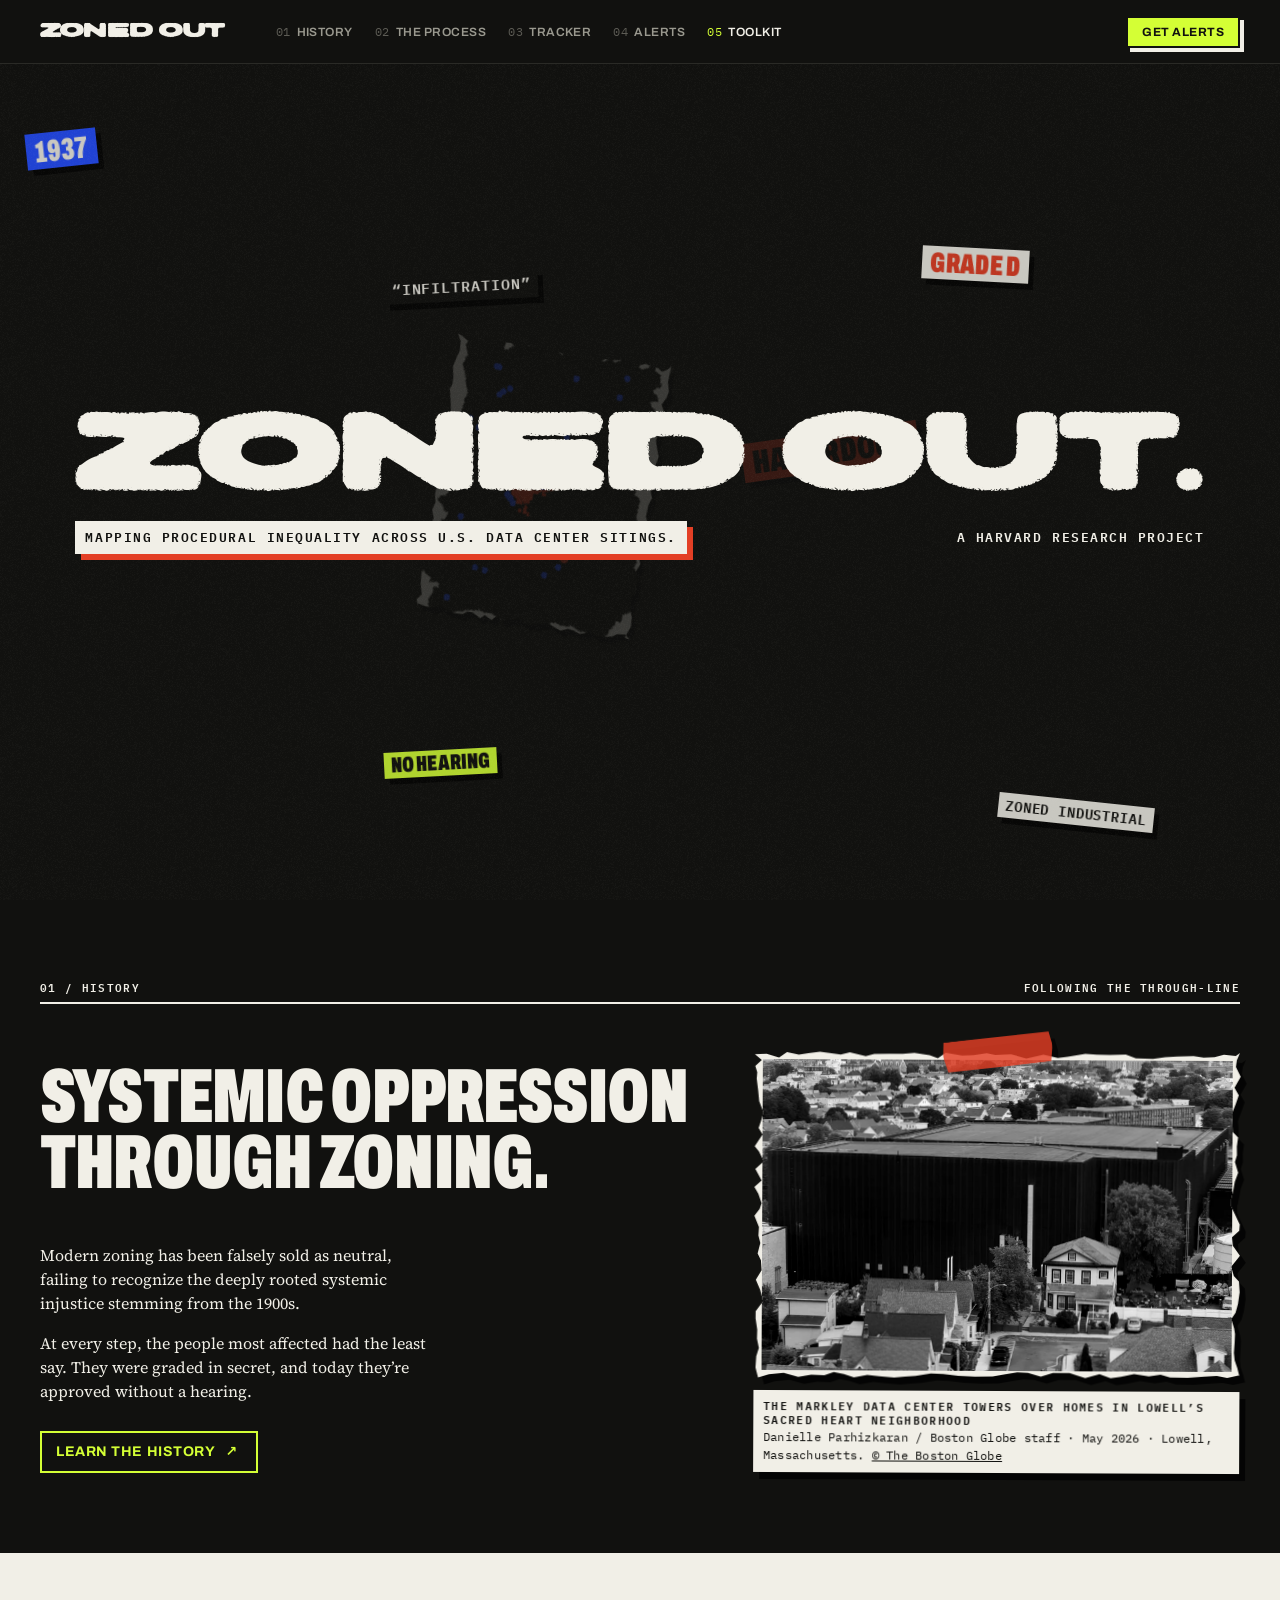
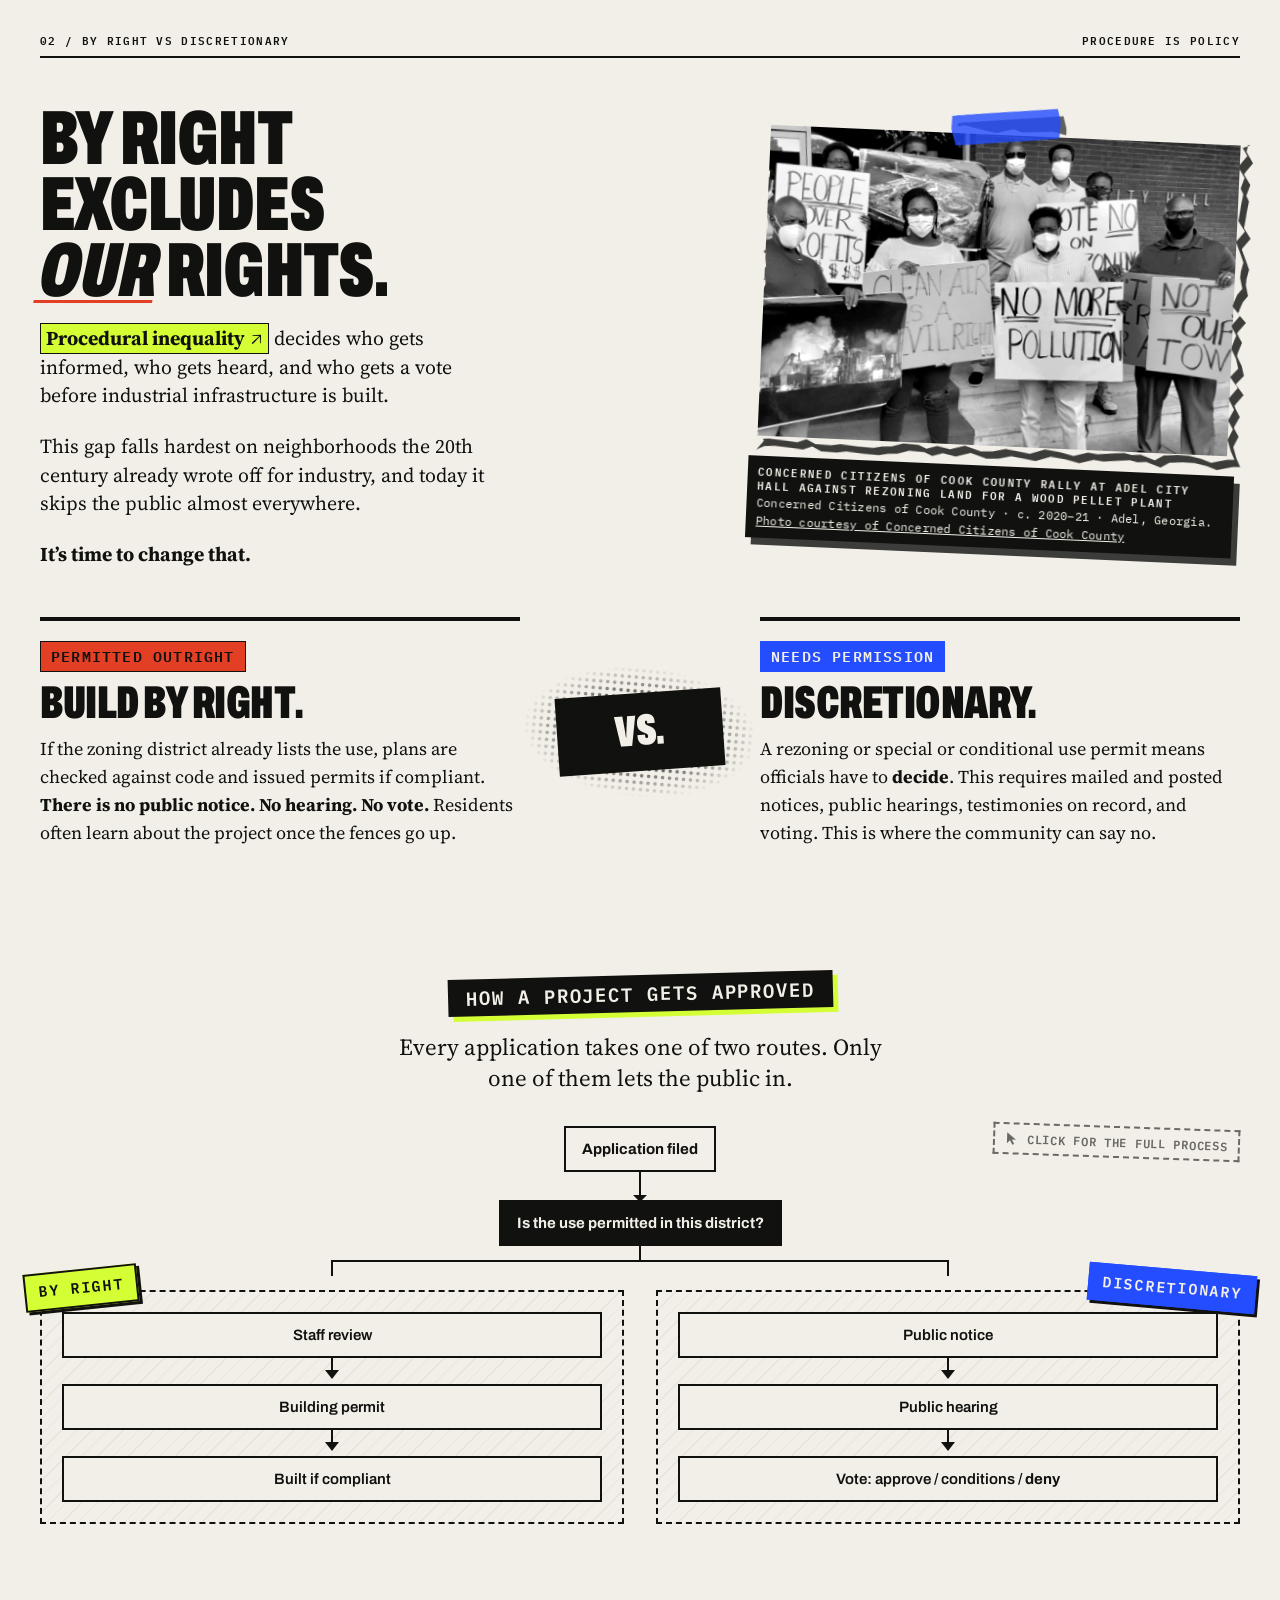
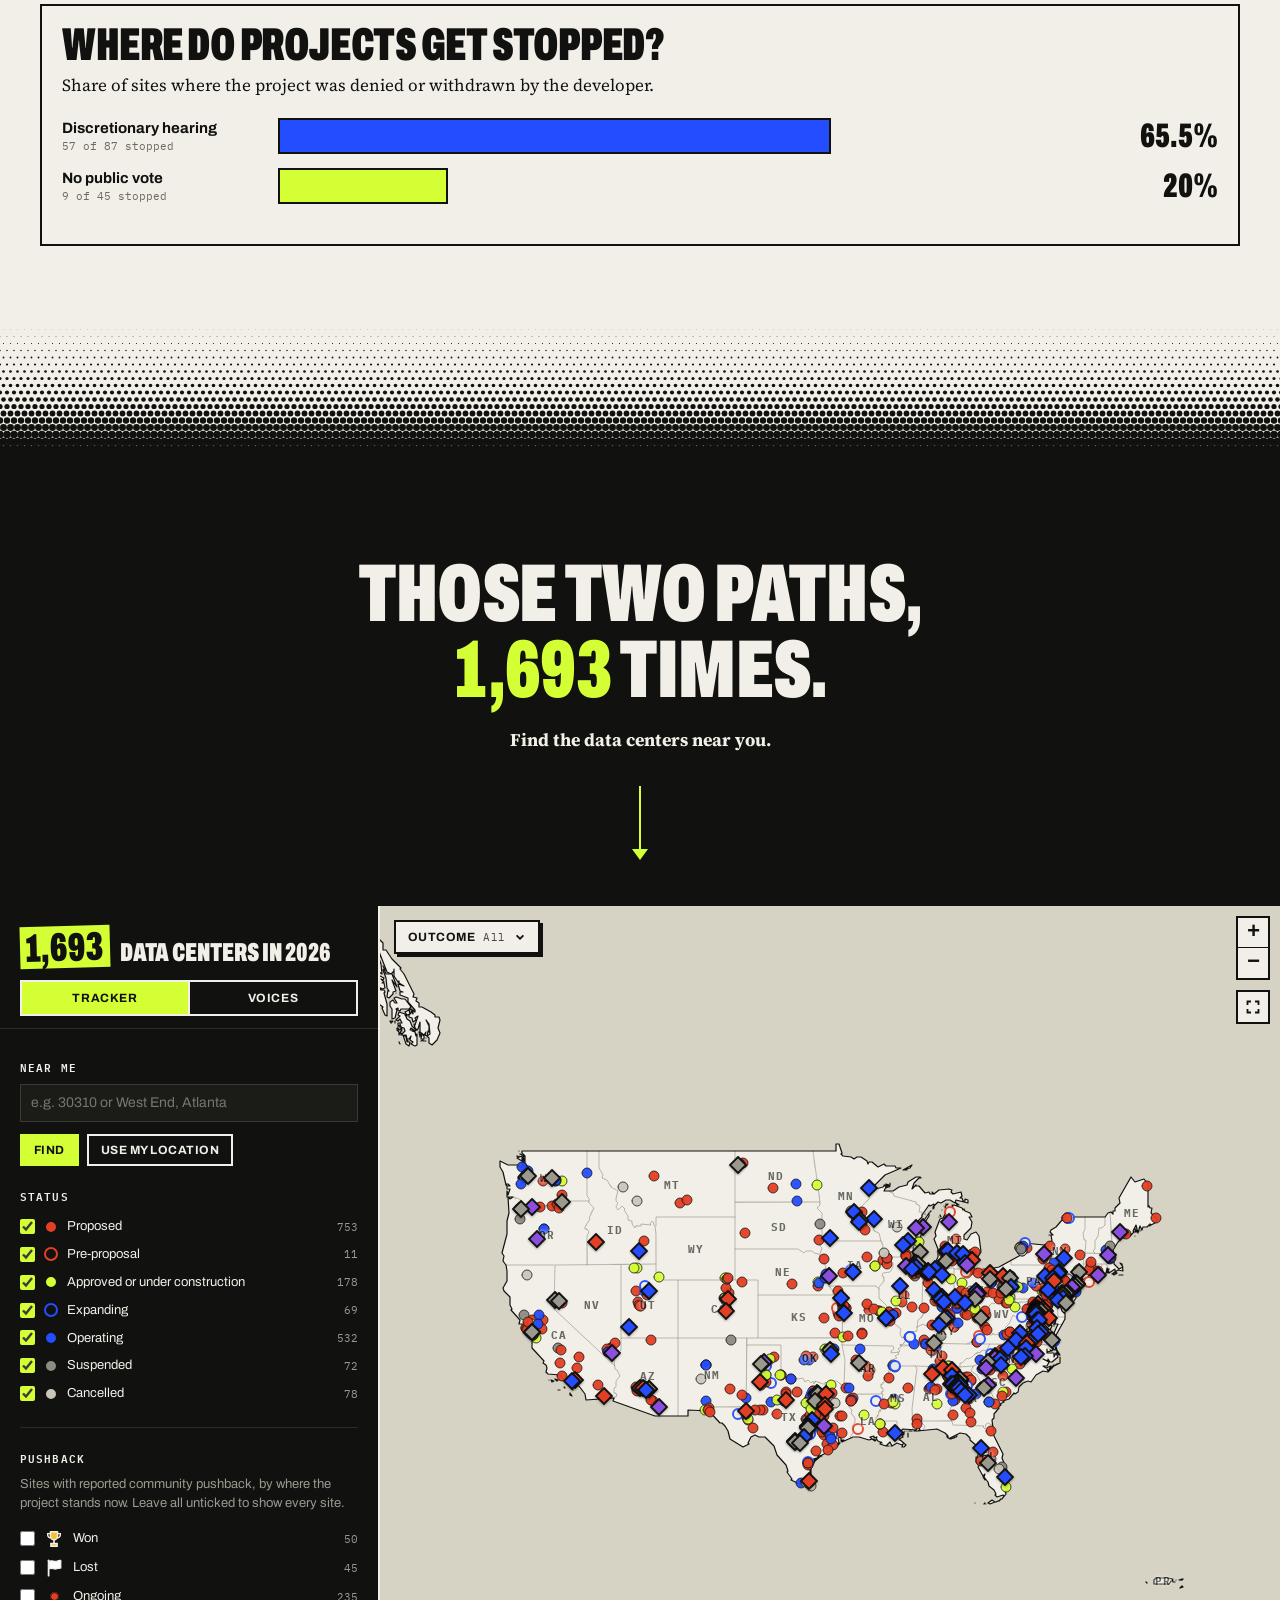
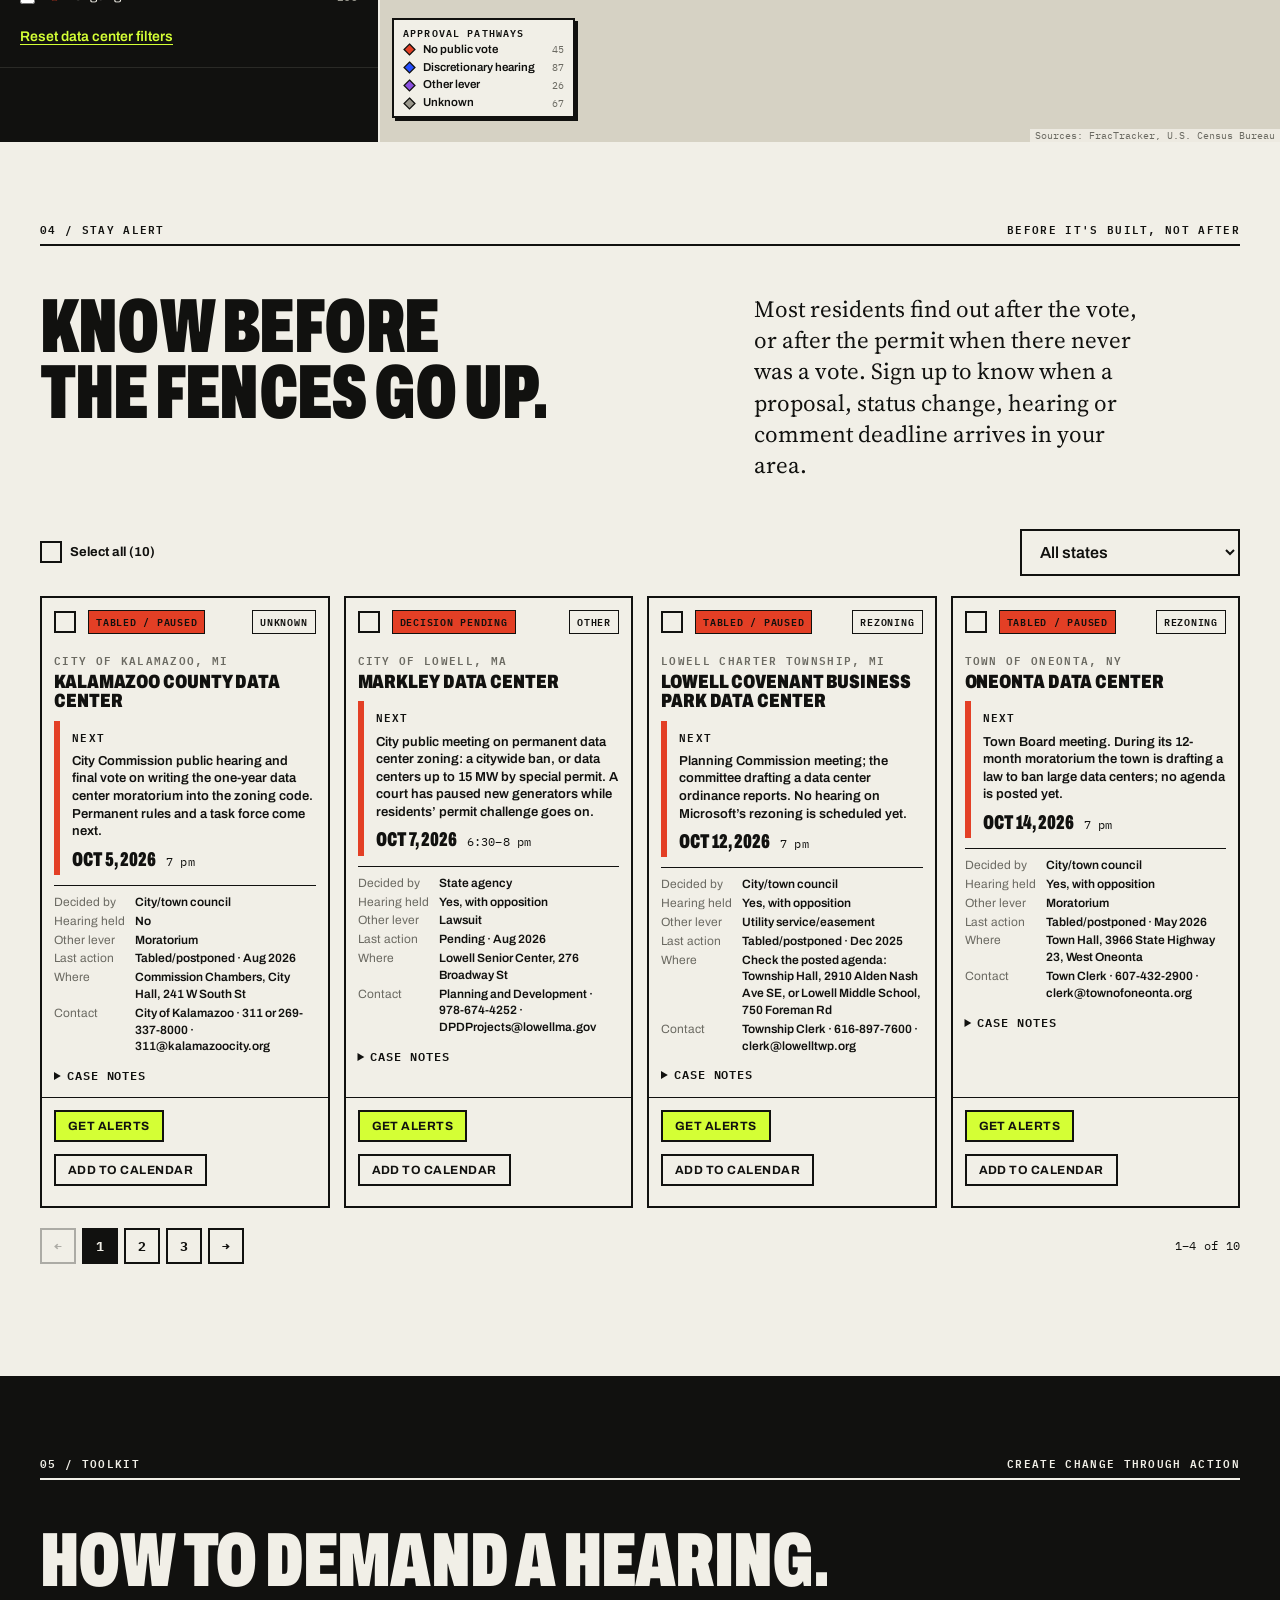
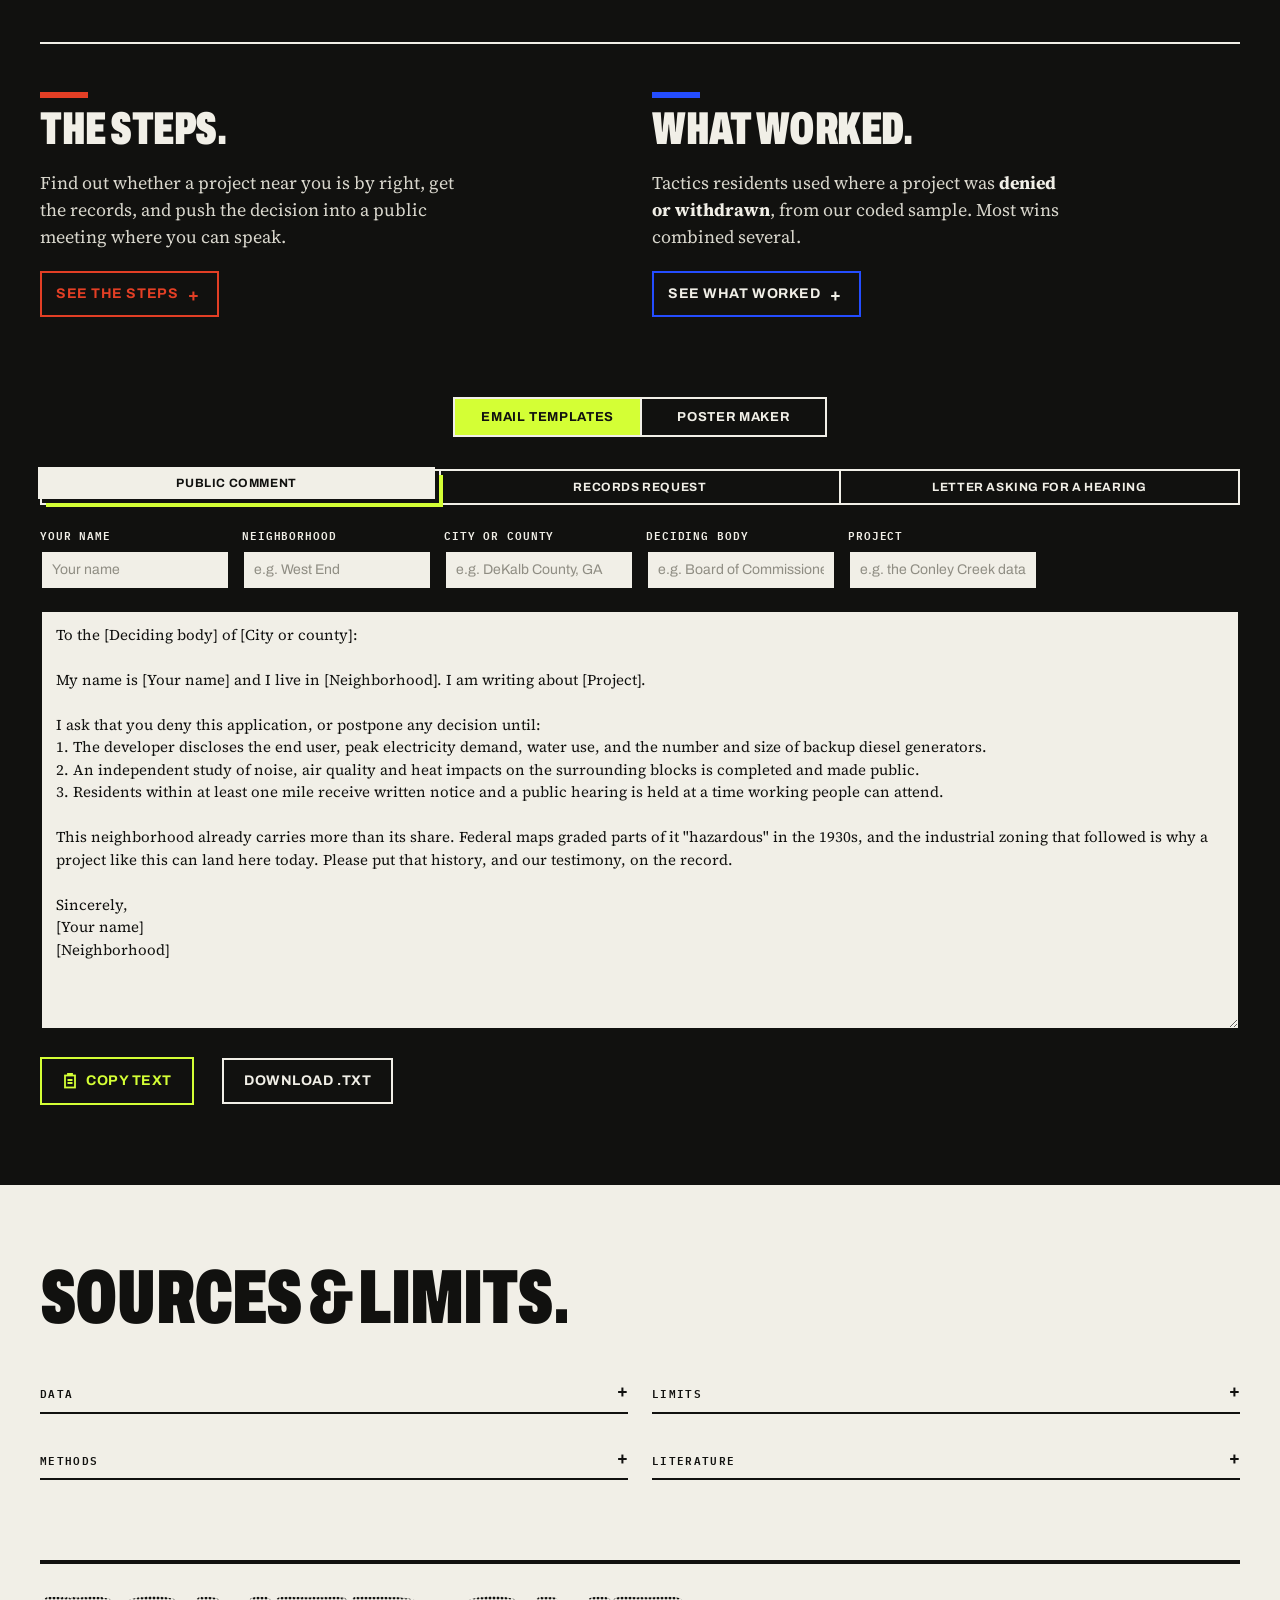
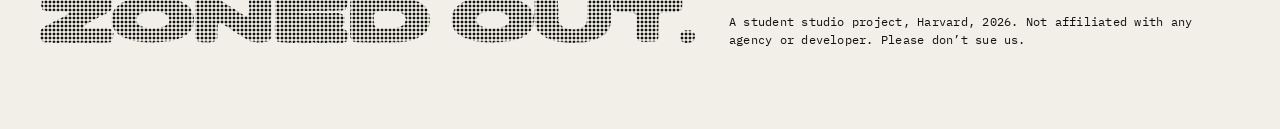
<file: index.html>
<!doctype html>
<html lang="en">
<head>
  <meta charset="utf-8" />
  <meta name="viewport" content="width=device-width, initial-scale=1, viewport-fit=cover" />
  <title>Zoned Out</title>
  <meta name="description" content="How segregation-era zoning and redlining set up the neighborhoods now targeted for data centers — and the tools to see proposals early, make posters, get alerts, and demand a public hearing." />
  <meta name="theme-color" content="#11110f" />
  <link rel="icon" href="data:image/svg+xml,%3Csvg xmlns='http://www.w3.org/2000/svg' viewBox='0 0 32 32'%3E%3Crect width='32' height='32' fill='%2311110f'/%3E%3Cpath d='M6 22 L13 9 L19 18 L26 7' stroke='%23e33f25' stroke-width='4' fill='none'/%3E%3C/svg%3E" />
  <link rel="preconnect" href="https://fonts.googleapis.com" />
  <link rel="preconnect" href="https://fonts.gstatic.com" crossorigin />
  <link href="https://fonts.googleapis.com/css2?family=Archivo:wdth,wght@62..125,400..900&family=Archivo+Black&family=IBM+Plex+Mono:wght@400;600&family=Source+Serif+4:ital,opsz,wght@0,8..60,400..700;1,8..60,400..600&display=swap" rel="stylesheet" />
  <link rel="preload" href="/fonts/DirtyStains.ttf" as="font" type="font/ttf" crossorigin />
  <script type="module" crossorigin src="/assets/main-3aBKnW6l.js"></script>
  <link rel="modulepreload" crossorigin href="/assets/sections-DCWMnVgR.js">
  <link rel="modulepreload" crossorigin href="/assets/reveal-BGnDgJKr.js">
  <link rel="stylesheet" crossorigin href="/assets/sections-B3e599IQ.css">
</head>
<body>
  <a class="skip" href="#main">Skip to content</a>

  <header class="nav" id="nav">
    <div class="wrap">
      <a class="mark" href="#top">ZONED OUT</a>
      <ol id="nav-links">
        <li class="has-sub"><a href="#history"><span>01</span>History</a>
          <ul class="nav-sub"><li><a href="history.html">Read the history<span class="nav-sub-arrow" aria-hidden="true">↗</span></a></li></ul>
        </li>
        <li><a href="#byright"><span>02</span>The Process</a></li>
        <li><a href="#tracker"><span>03</span>Tracker</a></li>
        <li><a href="#alerts"><span>04</span>Alerts</a></li>
        <li><a href="#toolkit"><span>05</span>Toolkit</a></li>
      </ol>
      <a class="btn btn-primary btn-sm" href="#alerts" data-open-alerts>Get alerts</a>
      <button class="btn btn-sm nav-toggle" id="nav-toggle" aria-expanded="false" aria-controls="nav-links">Menu</button>
    </div>
    <div class="progress" id="progress" aria-hidden="true"></div>
  </header>

  <main id="main">

    <!-- ============================================================ 00 COVER -->
    <section id="top" class="cover grain" aria-labelledby="cover-title">
      <div class="cover-collage" id="cover-collage" aria-hidden="true"></div>
      <div class="wrap cover-inner">
        <div class="cover-head">
          <h1 id="cover-title" class="campaign cover-title">Zoned out.</h1>
          <div class="cover-sub">
            <p class="label cover-kicker">Mapping procedural inequality across U.S. data center sitings.</p>
            <p class="label cover-credit">A Harvard research project</p>
          </div>
        </div>
      </div>
    </section>

    <!-- ========================================================== 01 HISTORY -->
    <section id="history" aria-labelledby="history-title">
      <div class="on-ink history-intro block grain">
        <div class="wrap">
          <div class="sec-head"><span class="label">01 / History</span><span class="label">Following the through-line</span></div>
          <div class="grid">
            <h2 id="history-title" class="display d-lg c-7">Systemic oppression<br />through zoning.</h2>
            <div class="c-7 prose history-lede">
              <p>Modern zoning has been falsely sold as neutral, failing to recognize the deeply rooted systemic injustice stemming from the 1900s.</p>
              <p>At every step, the people most affected had the least say. They were graded in secret, and today they’re approved without a hearing.</p>
<a class="btn btn-acid hist-cta" href="history.html">Learn the history<span class="hist-arrow" aria-hidden="true">↗</span></a>
            </div>
            <figure class="c-5 intro-photo taped" aria-labelledby="intro-photo-cap">
              <span class="clip-print"><canvas aria-hidden="true"></canvas></span>
              <figcaption id="intro-photo-cap"></figcaption>
            </figure>
          </div>
        </div>
      </div>
    </section>

    <!-- ========================================================= 02 BY RIGHT -->
    <section id="byright" class="on-paper block" aria-labelledby="byright-title">
      <div class="wrap">
        <div class="sec-head"><span class="label">02 / By right vs discretionary</span><span class="label">Procedure is policy</span></div>
        <div class="grid byright-head">
          <div class="c-7 byright-head-text">
            <h2 id="byright-title" class="display d-lg reveal">By right<br />excludes<br /><em class="u-red">our</em> rights.</h2>
            <div class="thesis reveal">
              <p class="lede"><a class="xlink" href="https://en.wikipedia.org/wiki/Environmental_justice#Definitions" target="_blank" rel="noopener"><b>Procedural inequality</b></a> decides who gets informed, who gets heard, and who gets a vote before industrial infrastructure is built.</p>
              <p class="lede">This gap falls hardest on neighborhoods the 20th century already wrote off for industry, and today it skips the public almost everywhere.</p>
              <p class="lede"><b>It’s time to change that.</b></p>
            </div>
          </div>
          <figure class="c-5 intro-photo taped" aria-labelledby="byright-photo-cap">
            <span class="clip-print"><canvas aria-hidden="true"></canvas></span>
            <figcaption id="byright-photo-cap"></figcaption>
          </figure>
        </div>

        <div class="defs">
          <article class="c-6 def reveal">
            <span class="tag solid-red">Permitted outright</span>
            <h3 class="display d-md">Build by right.</h3>
            <p>If the zoning district already lists the use, plans are checked against code and issued permits if compliant. <b>There is no public notice. No hearing. No vote.</b> Residents often learn about the project once the fences go up.</p>
          </article>
          <span class="def-vs" aria-hidden="true">vs.</span>
          <article class="c-6 def reveal">
            <span class="tag solid-cobalt">Needs permission</span>
            <h3 class="display d-md">Discretionary.</h3>
            <p>A rezoning or special or conditional use permit means officials have to <b>decide</b>. This requires mailed and posted notices, public hearings, testimonies on record, and voting. This is where the community can say no.</p>
          </article>
        </div>


        <header class="pw-head reveal">
          <h3 class="pw-sticker">How a project gets approved</h3>
          <p class="lede">Every application takes one of two routes. Only one of them lets the public in.</p>
        </header>
        <figure class="pathway reveal">
          <div class="pathway-flow">
            <p class="pw-hint" aria-hidden="true"><svg width="14" height="14" viewBox="0 0 14 14"><path d="M2 1 L2 12 L5 9 L7.5 13.5 L9.3 12.6 L6.9 8.2 L11 8.2 Z" fill="currentColor"/></svg>Click for the full process</p>
            <div class="pw-node">Application filed</div>
            <div class="pw-arrow" aria-hidden="true"></div>
            <div class="pw-node pw-q">Is the use permitted in this district?</div>
            <div class="pw-split">
              <div class="pw-branch pw-yes" role="button" tabindex="0" data-path="byright" aria-expanded="false" aria-controls="pw-detail">
                <span class="label">By right</span>
                <div class="pw-node">Staff review</div>
                <div class="pw-node">Building permit</div>
                <div class="pw-node">Built if compliant</div>
              </div>
              <div class="pw-branch pw-no" role="button" tabindex="0" data-path="discretionary" aria-expanded="false" aria-controls="pw-detail">
                <span class="label">Discretionary</span>
                <div class="pw-node">Public notice</div>
                <div class="pw-node">Public hearing</div>
                <div class="pw-node">Vote: approve / conditions / <b>deny</b></div>
              </div>
            </div>
          </div>
          <div class="pw-detail" id="pw-detail" aria-live="polite"><div class="pw-detail-inner"></div></div>
        </figure>

        <div class="grid byright-stats" id="byright-stats">
          <!-- filled by sections/byright -->
        </div>


      </div>
      <div class="ht-fade" aria-hidden="true"></div>
    </section>

    <!-- ========================================================== 03 TRACKER -->
    <section id="tracker" class="on-ink" aria-labelledby="tracker-title">
      <div class="wrap bridge reveal">
        <h2 id="tracker-title" class="display bridge-line">Those two paths,<br /><span class="bridge-n" data-sites-count>1,693</span> times.</h2>
        <p class="bridge-sub"><b>Find the data centers near you.</b></p>
        <span class="bridge-arrow" aria-hidden="true"></span>
      </div>
      <div id="atlas" class="atlas" data-lazy="atlas">
        <div class="atlas-loading label">Loading the atlas…</div>
      </div>
    </section>

    <!-- =========================================================== 04 ALERTS -->
    <section id="alerts" class="on-paper block" aria-labelledby="alerts-title">
      <div class="wrap">
        <div class="sec-head"><span class="label">04 / Stay alert</span><span class="label">Before it's built, not after</span></div>
        <div class="grid">
          <h2 id="alerts-title" class="display d-lg c-7">Know before<br />the fences go up.</h2>
          <p class="c-5 lede alerts-lede">Most residents find out after the vote, or after the permit when there never was a vote. Sign up to know when a proposal, status change, hearing or comment deadline arrives in your area.</p>
        </div>
        <div class="alerts-grid">
          <div id="watch" class="watch"></div>
        </div>
        <!-- Contact details only come up when someone asks for alerts. -->
        <dialog id="alert-dialog" class="alert-dialog" aria-labelledby="alert-form-title">
          <button type="button" class="dlg-close" data-close-alerts aria-label="Close">×</button>
          <form id="alert-form" class="alert-form" novalidate></form>
        </dialog>
      </div>
    </section>

    <!-- ========================================================== 05 TOOLKIT -->
    <section id="toolkit" class="on-ink block grain" aria-labelledby="toolkit-title">
      <div class="wrap">
        <div class="sec-head"><span class="label">05 / Toolkit</span><span class="label">Create change through action</span></div>
        <h2 id="toolkit-title" class="display d-lg">How to demand a hearing.</h2>
        <div id="toolkit-body"></div>
        <div class="tk-switch" role="tablist" aria-label="Toolkit">
          <button role="tab" id="tk-tab-templates" data-tk="templates" aria-selected="true" aria-controls="tk-templates">Email templates</button>
          <button role="tab" id="tk-tab-poster" data-tk="poster" aria-selected="false" aria-controls="posters">Poster maker</button>
        </div>
        <div id="tk-templates" role="tabpanel" aria-labelledby="tk-tab-templates"></div>
      </div>
    <!-- ------------------------------------------- 05b TOOLKIT: POSTERS -->
      <section id="posters" class="on-ink grain" aria-labelledby="posters-title" role="tabpanel" hidden>
        <div class="wrap block posters-head">
          <div class="grid">
            <h2 id="posters-title" class="display d-lg c-7">Evidence can’t<br />be ignored.</h2>
            <p class="c-5 lede posters-lede">Put your city’s map and its data center projects on a ready-to-print poster. Demand your right to be heard.</p>
          </div>
        </div>
        <div id="studio" class="studio" data-lazy="posters">
          <div class="wrap label">Loading the poster studio…</div>
        </div>
        <div class="wrap gallery-wrap">
          <p class="label">Made with the generator</p>
          <div class="gallery" id="gallery"></div>
        </div>
      </section>
    </section>

  </main>

  <!-- ============================================================= SOURCES -->
  <footer id="sources" class="on-paper block sources" aria-labelledby="sources-title">
    <div class="wrap">
      <h2 id="sources-title" class="display d-lg">Sources &amp; limits.</h2>
      <div id="sources-body"></div>
    </div>
  </footer>

</body>
</html>
</file>
<file: assets/sections-B3e599IQ.css>
@font-face{font-family:DirtyStains;src:url(/fonts/DirtyStains.ttf) format("truetype");font-display:swap}:root{--ink: #11110f;--paper: #f1efe7;--vermilion: #e33f25;--cobalt: #244dff;--acid: #d4ff35;--ink-2: #1b1b18;--ink-3: #2a2a26;--paper-2: #e6e3d8;--paper-3: #d6d2c4;--muted: #6b6a62;--muted-on-ink: #9a998f;--vermilion-text: #b52a14;--holc-a: #7a9a6a;--holc-b: #7fa3ad;--holc-c: #d8c457;--holc-d: var(--vermilion);--f-display: "Archivo", "Arial Narrow", system-ui, sans-serif;--f-campaign: "DirtyStains", "Archivo", sans-serif;--f-serif: "Source Serif 4", Georgia, "Times New Roman", serif;--f-ui: "Archivo", system-ui, -apple-system, "Segoe UI", sans-serif;--f-mono: "IBM Plex Mono", ui-monospace, "SF Mono", Menlo, monospace;--s-2xs: 4px;--s-xs: 8px;--s-sm: 12px;--s-md: 20px;--s-lg: 32px;--s-xl: 48px;--s-2xl: 80px;--s-3xl: 128px;--margin: 40px;--gutter: 24px;--maxw: 1440px;--b1: 1px solid currentColor;--b2: 2px solid currentColor;--b4: 4px solid currentColor;--offset: 8px 8px 0 var(--ink);--nav-h: 64px;--ease: cubic-bezier(.2, .7, .1, 1)}@media(max-width:760px){:root{--margin: 16px;--gutter: 16px}}*,*:before,*:after{box-sizing:border-box}html{scroll-behavior:smooth;scroll-padding-top:var(--nav-h);-webkit-text-size-adjust:100%}@media(prefers-reduced-motion:reduce){html{scroll-behavior:auto}*,*:before,*:after{animation-duration:.001ms!important;transition-duration:.001ms!important}}body{margin:0;background:var(--paper);color:var(--ink);font:400 17px/1.55 var(--f-serif);font-optical-sizing:auto;text-rendering:optimizeLegibility;overflow-x:hidden}img,canvas,svg,video{display:block;max-width:100%}a{color:inherit}button,input,select,textarea{font:inherit;color:inherit}:focus-visible{outline:3px solid var(--acid);outline-offset:2px;box-shadow:0 0 0 5px var(--ink)}.skip{position:absolute;left:8px;top:-60px;z-index:2000;background:var(--acid);color:var(--ink);padding:10px 14px;font:700 14px var(--f-ui)}.skip:focus{top:8px}.sr-only{position:absolute!important;width:1px;height:1px;padding:0;margin:-1px;overflow:hidden;clip:rect(0 0 0 0);white-space:nowrap;border:0}.wrap{max-width:var(--maxw);margin:0 auto;padding:0 var(--margin)}.grid{display:grid;grid-template-columns:repeat(12,minmax(0,1fr));gap:var(--gutter)}.c-3{grid-column:span 3}.c-4{grid-column:span 4}.c-5{grid-column:span 5}.c-6{grid-column:span 6}.c-7{grid-column:span 7}.c-8{grid-column:span 8}.c-12{grid-column:1 / -1}@media(max-width:960px){.grid>[class*=c-]{grid-column:1 / -1}}section{position:relative}.block{padding-block:var(--s-2xl)}.on-ink{background:var(--ink);color:var(--paper)}.on-paper{background:var(--paper);color:var(--ink)}.on-vermilion{background:var(--vermilion);color:var(--ink)}.on-cobalt{background:var(--cobalt);color:var(--paper)}.on-acid{background:var(--acid);color:var(--ink)}.display{font-family:var(--f-display);font-weight:900;font-stretch:62%;text-transform:uppercase;line-height:.86;letter-spacing:-.01em;margin:0}.d-xxl{font-size:clamp(64px,13vw,220px)}.d-xl{font-size:clamp(52px,9vw,150px)}.d-lg{font-size:clamp(40px,6vw,96px)}.d-md{font-size:clamp(30px,3.6vw,56px)}.d-sm{font-size:clamp(22px,2.2vw,32px);line-height:.95}.campaign{font-family:var(--f-campaign);font-weight:400;text-transform:uppercase;line-height:.9;letter-spacing:.01em}.lede{font:400 clamp(20px,1.8vw,26px)/1.35 var(--f-serif);margin:0;max-width:36ch}.prose p{margin:0 0 1em;max-width:62ch}.prose p:last-child{margin-bottom:0}.label{font:600 11px/1.3 var(--f-mono);letter-spacing:.12em;text-transform:uppercase}.meta{font:400 12px/1.5 var(--f-mono);letter-spacing:.02em}.muted{color:var(--muted)}.on-ink .muted{color:var(--muted-on-ink)}.num{font-variant-numeric:tabular-nums}mark,.hl{background:linear-gradient(transparent 12%,var(--acid) 12%,var(--acid) 88%,transparent 88%);color:var(--ink);padding:0 .12em}.u-red{text-decoration:underline;text-decoration-color:var(--vermilion);text-decoration-thickness:3px;text-underline-offset:4px}.cover.grain:after{content:"";position:absolute;inset:0;pointer-events:none;z-index:1;background:url(/textures/grain-light.png) repeat 0 0 / 256px 256px;opacity:.2}#posters.grain:after{content:"";position:absolute;inset:0;pointer-events:none;z-index:1;background:url(/textures/grain-light.png) repeat 0 0 / 256px 256px;opacity:.15}.grain>*{position:relative;z-index:2}.reveal{opacity:0;transform:translateY(18px);transition:opacity .7s var(--ease),transform .7s var(--ease)}.reveal.in{opacity:1;transform:none}.wipe{clip-path:inset(0 100% 0 0);transition:clip-path 1s var(--ease)}.wipe.in{clip-path:inset(0 0 0 0)}@media(prefers-reduced-motion:reduce){.reveal,.wipe{opacity:1;transform:none;clip-path:none}}.d-camp{font-size:clamp(28px,4.6vw,88px);line-height:.95;margin:0}.display em{font-style:normal;display:inline-block;transform:skew(-12deg)}.nav{position:sticky;top:0;z-index:1000;height:var(--nav-h);background:var(--ink);color:var(--paper);border-bottom:1px solid var(--ink-3)}.nav .wrap{height:100%;display:flex;align-items:center;gap:var(--s-md)}.nav .mark{font-family:var(--f-campaign);font-size:17px;line-height:.9;text-decoration:none;white-space:nowrap;letter-spacing:.01em}.nav ol{list-style:none;display:flex;gap:2px;margin:0 auto 0 var(--s-md);padding:0}.nav ol a{display:block;padding:6px 10px;text-decoration:none;font:600 12px/1 var(--f-ui);letter-spacing:.04em;text-transform:uppercase;color:var(--muted-on-ink);white-space:nowrap}.nav ol a span{font-family:var(--f-mono);font-weight:400;margin-right:6px;color:#5d5c55}.nav ol a:hover,.nav ol a[aria-current=true]{color:var(--paper)}.nav ol a[aria-current=true] span{color:var(--acid)}.nav ol .has-sub{position:relative}.nav-sub{list-style:none;margin:0;padding:10px 0 0;position:absolute;top:100%;left:0;display:none;z-index:2}.nav-sub li{background:var(--ink);border:1px solid var(--ink-3);box-shadow:4px 4px 0 var(--acid)}.nav ol .nav-sub a{padding:12px 14px;color:var(--paper)}.nav ol .nav-sub a span{color:var(--acid);margin:0 0 0 8px;font-family:var(--f-ui)}.nav ol .nav-sub a:hover{background:var(--acid);color:var(--ink)}.nav ol .nav-sub a:hover span{color:var(--ink)}.nav .has-sub:hover .nav-sub,.nav .has-sub:focus-within .nav-sub{display:block}.nav .btn{padding:8px 14px;font-size:12px;box-shadow:none;white-space:nowrap}.nav .btn-primary,.nav .btn-primary:hover{background:var(--acid);color:var(--ink);border-color:var(--ink)}.nav .btn.btn-primary{box-shadow:4px 4px 0 var(--paper)}.nav .btn.btn-primary:hover,.nav .btn.btn-primary:focus-visible{transform:translate(4px,4px);box-shadow:0 0 0 var(--paper)}.nav .nav-toggle:hover{background:var(--paper);color:var(--ink);transform:translate(3px,3px)}.nav .nav-toggle:active{transform:translate(8px,8px)}.nav .nav-toggle{display:none}@media(max-width:1200px){.nav ol{display:none}.nav .mark{margin-right:auto}.nav .nav-toggle{display:inline-flex}.nav.open ol{display:flex;flex-direction:column;position:absolute;top:var(--nav-h);left:0;right:0;background:var(--ink);padding:var(--s-xs) var(--margin) var(--s-md);margin:0;border-bottom:1px solid var(--ink-3)}.nav.open ol a{padding:12px 0;font-size:15px}.nav.open .nav-sub{display:block;position:static;padding:0 0 4px 22px}.nav.open .nav-sub li{border:0;box-shadow:none}.nav.open ol .nav-sub a{padding:8px 0;font-size:13px}}.progress{position:absolute;left:0;bottom:-1px;height:2px;background:var(--vermilion);width:0}.btn{display:inline-flex;align-items:center;justify-content:center;gap:8px;font:700 14px/1 var(--f-ui);letter-spacing:.04em;text-transform:uppercase;padding:14px 20px;border:2px solid var(--ink);background:var(--paper);color:var(--ink);text-decoration:none;cursor:pointer;border-radius:0;transition:transform .12s var(--ease),box-shadow .12s var(--ease),background .12s}.btn:hover{background:var(--ink);color:var(--paper)}.btn-primary{background:var(--vermilion);border-color:var(--ink);color:var(--ink);box-shadow:var(--offset)}.btn-primary:hover{background:var(--vermilion);color:var(--ink);transform:translate(3px,3px);box-shadow:5px 5px 0 var(--ink)}.btn-primary:active{transform:translate(8px,8px);box-shadow:0 0 0 var(--ink)}.btn-ink{background:var(--ink);color:var(--paper);border-color:var(--ink)}.btn-ink:hover{background:var(--ink-3)}.on-ink .btn{border-color:var(--paper);background:transparent;color:var(--paper)}.on-ink .btn:hover{background:var(--paper);color:var(--ink)}.on-ink .btn-primary{background:var(--vermilion);color:var(--ink);border-color:var(--vermilion);box-shadow:8px 8px 0 var(--paper)}.on-ink .btn-primary:hover{background:var(--vermilion);color:var(--ink);box-shadow:5px 5px 0 var(--paper)}.btn-sm{padding:8px 12px;font-size:12px}.btn[disabled]{opacity:.4;cursor:not-allowed;box-shadow:none;transform:none}.linkish{background:none;border:0;padding:0;font:600 14px var(--f-ui);text-decoration:underline;text-underline-offset:3px;cursor:pointer}.tag{display:inline-flex;align-items:center;gap:6px;font:600 10.5px/1 var(--f-mono);letter-spacing:.08em;text-transform:uppercase;padding:5px 7px;border:1px solid currentColor;border-radius:0;white-space:nowrap}.tag.solid-ink{background:var(--ink);color:var(--paper);border-color:var(--ink)}.tag.solid-acid{background:var(--acid);color:var(--ink);border-color:var(--ink)}.tag.solid-red{background:var(--vermilion);color:var(--ink);border-color:var(--ink)}.tag.solid-cobalt{background:var(--cobalt);color:var(--paper);border-color:var(--cobalt)}.tag.demo{background:repeating-linear-gradient(-45deg,var(--acid) 0 6px,var(--ink) 6px 7px);color:var(--ink);border-color:var(--ink);font-weight:700}.tag .dot{width:7px;height:7px;border-radius:50%;background:currentColor}.field{display:grid;gap:6px;margin-bottom:var(--s-md)}.field>label,.field>legend{font:700 13px/1.2 var(--f-ui)}.field .hint{font:400 12px/1.4 var(--f-mono);color:var(--muted)}.on-ink .field .hint{color:var(--muted-on-ink)}.input,.select,.textarea{width:100%;font:400 16px/1.3 var(--f-ui);padding:12px 14px;background:var(--paper);color:var(--ink);border:2px solid var(--ink);border-radius:0}.textarea{font:400 15px/1.5 var(--f-serif);resize:vertical;min-height:180px}.input::placeholder,.textarea::placeholder{color:#8f8d83}.input:focus-visible,.select:focus-visible,.textarea:focus-visible{outline:3px solid var(--acid);outline-offset:0;box-shadow:none;border-color:var(--ink)}.field.invalid .input,.field.invalid .select{border-color:var(--vermilion);background:#fbe7e2}.field .err{display:none;font:600 12px/1.4 var(--f-mono);color:var(--vermilion-text)}.field.invalid .err{display:block}fieldset.field{border:0;padding:0;margin:0 0 var(--s-md);min-width:0}.checkrow{display:flex;flex-wrap:wrap;gap:8px}.pill{position:relative;display:inline-flex;align-items:center;gap:8px;cursor:pointer;font:600 13px/1 var(--f-ui);padding:10px 12px;border:2px solid var(--ink);border-radius:0;background:var(--paper);-webkit-user-select:none;user-select:none}.pill input{position:absolute;opacity:0;pointer-events:none}.pill:has(input:checked){background:var(--ink);color:var(--paper)}.pill:has(input:checked):before{content:"✕";font-size:11px;color:var(--acid)}.pill:has(input:focus-visible){outline:3px solid var(--acid);outline-offset:2px}.range-row{display:flex;align-items:center;gap:var(--s-sm)}.range-row output{font:600 14px var(--f-mono);min-width:5ch;text-align:right}input[type=range]{flex:1;accent-color:var(--vermilion)}.card{border:2px solid var(--ink);background:var(--paper);display:flex;flex-direction:column}.card-head{display:flex;justify-content:space-between;gap:var(--s-xs);align-items:flex-start;padding:var(--s-sm) var(--s-sm) 0;flex-wrap:wrap}.card-body{padding:var(--s-sm);display:grid;gap:var(--s-sm)}.card-foot{margin-top:auto;border-top:1px solid var(--ink);padding:var(--s-xs) var(--s-sm);display:flex;flex-wrap:wrap;gap:var(--s-xs);align-items:center}.card h3{font:900 24px/1 var(--f-display);font-stretch:75%;text-transform:uppercase;margin:0;letter-spacing:-.005em}.alert{border:2px solid var(--ink);padding:var(--s-sm) var(--s-sm) var(--s-sm) 16px;position:relative;background:var(--paper)}.alert:before{content:"";position:absolute;left:-2px;top:-2px;bottom:-2px;width:8px;background:var(--cobalt)}.alert.warn:before{background:var(--acid)}.alert.danger:before{background:var(--vermilion)}.alert b{display:block;font:800 15px/1.2 var(--f-ui);margin-bottom:2px}.alert p{margin:0;font:400 14px/1.45 var(--f-ui)}.tabs{display:flex;border:2px solid currentColor}.tabs button{flex:1;padding:10px 12px;border:0;background:none;cursor:pointer;font:700 12px/1 var(--f-ui);letter-spacing:.05em;text-transform:uppercase}.tabs button+button{border-left:2px solid currentColor}.tabs button[aria-selected=true]{background:var(--acid);color:var(--ink)}.sec-head{display:flex;justify-content:space-between;gap:var(--s-md);align-items:baseline;border-bottom:2px solid currentColor;padding-bottom:var(--s-xs);margin-bottom:var(--s-xl)}.sec-head .label+.label{text-align:right}.stat{display:grid;gap:14px}.stat .big{font:900 clamp(72px,10vw,168px)/.9 var(--f-display);font-stretch:62%;letter-spacing:-.02em;font-variant-numeric:tabular-nums}.stat .big small{font-size:.45em;letter-spacing:0}.source{font:400 11px/1.45 var(--f-mono);letter-spacing:.02em;opacity:.8;border-top:1px solid currentColor;padding-top:6px;margin-top:6px;max-width:60ch}.callout{background:var(--acid);color:var(--ink);border:2px solid var(--ink);font:500 13px/1.35 var(--f-ui);padding:8px 10px;max-width:30ch}.callout .label{display:block;margin-bottom:4px}.fig-cap{display:flex;flex-wrap:wrap;justify-content:space-between;gap:6px 20px;border-top:1px solid currentColor;padding-top:8px;margin-top:10px}@media(max-width:520px){.nav .wrap{gap:8px}.nav .mark{font-size:12px}.nav .btn{padding:8px 10px;font-size:11px;white-space:nowrap}}.btn.btn-acid,.on-ink .btn.btn-acid{border:2px solid var(--acid);color:var(--acid);background:transparent;box-shadow:none;padding:12px 18px 12px 14px;gap:10px;transition:background .15s,color .15s,transform .12s var(--ease),box-shadow .12s var(--ease)}.btn.btn-acid:hover,.btn.btn-acid:focus-visible,.on-ink .btn.btn-acid:hover{background:var(--acid);color:var(--ink);box-shadow:5px 5px 0 var(--paper);transform:translate(-2px,-2px)}.btn.btn-acid:active{transform:none;box-shadow:none}.ch-all-icon .v{transition:opacity .2s}.btn-acid[aria-pressed=true] .ch-all-icon .v{opacity:0}.btn-acid[aria-pressed=true]{background:var(--acid);color:var(--ink)}.cover{--cover-bg: var(--ink);--cover-fg: var(--paper);min-height:calc(100svh - var(--nav-h));display:grid;grid-template-rows:1fr;grid-template-columns:minmax(0,1fr);overflow:hidden;background:var(--cover-bg);color:var(--cover-fg);transition:background-color 1.1s var(--ease),color 1.1s var(--ease)}.cover-inner{container-type:inline-size;position:relative;z-index:2;display:grid;grid-template-rows:1fr;grid-template-columns:minmax(0,1fr);width:100%;gap:var(--s-lg);padding-top:var(--s-lg);padding-bottom:var(--s-lg)}.cover-title{margin:0;font-size:clamp(20px,8.4cqi,160px);white-space:nowrap;color:var(--cover-fg);transition:color 1.1s var(--ease)}.cover-head{align-self:center;justify-self:center;display:grid;justify-items:center;gap:var(--s-md)}.cover-sub{width:100%;display:flex;flex-wrap:wrap;justify-content:space-between;align-items:center;gap:10px 24px}.cover-credit{margin:0;color:var(--paper);font-size:clamp(11px,1vw,14px)}.cover-kicker{background:var(--cover-fg);color:var(--cover-bg);padding:8px 10px;margin:0;font-size:clamp(11px,1vw,14px);box-shadow:6px 6px 0 var(--vermilion)}.history-intro .grid{align-items:end}.history-city{margin-top:var(--s-lg)}.history-city .select{background:var(--ink-2);color:var(--paper);border-color:var(--paper)}.opener{position:relative;overflow:hidden;padding:var(--s-2xl) 0;min-height:88vh;display:grid;align-items:center}.opener>.wrap{width:100%}.opener-grid{display:grid;grid-template-columns:7fr 5fr;gap:var(--s-lg);align-items:center}.opener-text{display:grid;gap:var(--s-md);align-content:center}.opener h3{max-width:12ch}.era{display:flex;gap:.06em;font-size:clamp(110px,17vw,280px);line-height:.78}.era span:first-child{color:transparent;-webkit-text-stroke:2px var(--ink)}.on-ink .era span:first-child,.on-cobalt .era span:first-child{-webkit-text-stroke-color:var(--paper)}.on-ink .era span:last-child{color:var(--vermilion)}.on-cobalt .era span:last-child{color:var(--acid)}.on-acid .era span:last-child{color:var(--vermilion);-webkit-text-stroke:2px var(--ink)}.on-vermilion .era span:last-child{color:var(--paper);-webkit-text-stroke:2px var(--ink)}.on-paper .era span:last-child{color:var(--vermilion)}.collage{position:relative;min-height:640px}.lead-photo{position:absolute;inset:0 0 auto auto;width:86%;margin:0;transform:rotate(var(--tilt, 2deg));z-index:0}.lead-photo .print,.lead-photo .ph{aspect-ratio:1 / 1}.lead-photo figcaption{display:grid;gap:2px;margin:10px 0 0 auto;background:var(--ink);color:var(--paper);padding:6px 8px;max-width:52%;transform:rotate(-2deg);position:relative;z-index:3}.lead-photo figcaption a,.step-photo figcaption a{color:inherit}.doc{position:absolute;left:0;bottom:0;width:46%;transform:rotate(-3deg);z-index:2;background:var(--paper);color:var(--ink);border:1px solid var(--ink);padding:14px 16px 12px;box-shadow:6px 6px #11110fe6;font:400 15px/1.45 var(--f-serif)}.doc .label{display:block;padding-bottom:6px;border-bottom:1px solid var(--ink);margin-bottom:8px}.doc p{margin:0 0 8px}.collage .callout{position:absolute;left:-2%;top:4%;transform:rotate(-2deg);z-index:3}.collage .callout:after{content:"";position:absolute;right:-40px;top:50%;width:40px;border-top:2px solid var(--ink)}.doc.reveal{transform:rotate(-3deg) translateY(18px)}.doc.reveal.in{transform:rotate(-3deg)}.scrolly{display:grid;grid-template-columns:minmax(0,5fr) minmax(0,7fr);background:var(--paper);position:relative}.scrolly-steps{grid-column:1;grid-row:1;padding:30vh var(--s-lg) 40vh var(--margin)}.scrolly-fig{grid-column:2;grid-row:1;position:sticky;top:var(--nav-h);height:calc(100vh - var(--nav-h));border-left:2px solid var(--ink);background:var(--paper)}.usmap{position:absolute;inset:0}.photo-stack{position:absolute;inset:0;pointer-events:none}.step-photo{position:absolute;inset:7% 8% 12%;margin:0;opacity:0;transform:rotate(var(--tilt, -1.5deg)) scale(.97);transition:opacity .6s var(--ease),transform .6s var(--ease);display:grid;grid-template-rows:minmax(0,1fr) auto}.step-photo.on{opacity:1;transform:rotate(var(--tilt, -1.5deg));pointer-events:auto}.step-photo .print,.step-photo .ph{height:100%;min-height:0}.step-photo figcaption{display:grid;gap:2px;justify-self:start;margin-top:14px;background:var(--acid);color:var(--ink);border:2px solid var(--ink);padding:6px 9px;max-width:46ch}.step-photo.pinned.pin-solo{inset:8% 25% 18% 44%}.step-photo.pinned.pin-0{inset:31% 52% 30% 8%;z-index:2}.step-photo.pinned.pin-1{inset:28% 21% 30% 50%;z-index:3}.step-photo.pinned figcaption{margin-top:8px;padding:4px 6px;max-width:30ch}.step-photo.pinned figcaption .label,.step-photo.pinned figcaption .meta{font-size:8.5px;line-height:1.3;letter-spacing:.04em}.step-photo.pinned.pin-0.on{transform:rotate(-2.5deg)}.step-photo.pinned.pin-1.on{transform:rotate(3deg)}.step-photo.pair-a{inset:12% 50% 32% 10%;z-index:3}.step-photo.pair-b{inset:30% 10% 12% 50%;z-index:2}.step-photo.pair-a.on{transform:rotate(-4deg)}.step-photo.pair-b.on{transform:rotate(3.5deg)}.step-photo.pair-a figcaption,.step-photo.pair-b figcaption{max-width:34ch}.map-legend{position:absolute;left:16px;bottom:16px;display:flex;flex-direction:column;gap:4px;background:var(--paper);border:2px solid var(--ink);padding:8px 10px;font:400 11px/1.3 var(--f-mono);max-width:260px}.map-legend:empty{display:none}.lg{display:flex;align-items:center;gap:8px}.lg i{width:14px;height:14px;flex:none}.lg-sq{background:var(--c);border:1px solid var(--ink)}.lg-line{border-top:3px solid var(--c);height:0!important}.lg-ramp{background:linear-gradient(90deg,rgba(36,77,255,.08),var(--cobalt));border:1px solid var(--ink);width:34px!important}.lg-dot{background:var(--c);border-radius:50%;border:2px solid var(--paper);box-shadow:0 0 0 1px var(--ink);width:11px!important;height:11px!important}.lg-ring{border:1px dashed var(--ink);border-radius:50%}.lg-fight{border:3px solid var(--c);border-radius:50%;background:var(--acid)}.lg-dmd{background:var(--c);border:1.5px solid var(--ink);transform:rotate(45deg) scale(.75)}.lg-heat{width:34px!important;background:no-repeat center / 100% 5px linear-gradient(90deg,#9aaaff 0 5px,transparent 5px 6px,#6f87ff 6px 11px,transparent 11px 12px,#4a67ff 12px 17px,transparent 17px 18px,#244dff 18px 23px,transparent 23px 24px,#1733b8 24px 29px,transparent 29px 30px,#0d1c6e 30px 34px)}.lg-glow{background:radial-gradient(circle,rgba(227,63,37,.7),transparent 70%)}.step{min-height:78vh;display:flex;flex-direction:column;justify-content:center;align-items:flex-start}.step:last-child{min-height:60vh}.step-card{background:var(--paper);border:2px solid var(--ink);padding:var(--s-md);max-width:460px;opacity:.35;transition:opacity .4s,box-shadow .4s,transform .4s}.step.active .step-card{opacity:1;box-shadow:var(--offset);transform:translate(-3px,-3px)}.step-kicker{display:block;margin-bottom:10px;color:var(--vermilion-text)}.step-card .prose p{font-size:18px}.step-stat{margin:4px 0 14px}.step-stat .big{color:var(--ink)}.step-stat .big small{color:var(--vermilion)}.step-stat .stat-label{max-width:42ch}.stat-label{font:500 14px/1.35 var(--f-ui);max-width:34ch}.step-cta{margin-top:var(--s-md)}.step-card u.u-acid{text-decoration:underline;text-decoration-color:var(--acid);text-decoration-thickness:4px;text-underline-offset:3px;text-decoration-skip-ink:none}.step-card mark.hl{background:var(--vermilion);color:var(--paper);padding:1px 6px 2px;font-weight:600;box-decoration-break:clone;-webkit-box-decoration-break:clone}.dek-hl{display:inline-block;margin-top:10px;background:var(--ink);color:var(--paper);border:2px solid var(--ink);padding:4px 10px;box-shadow:5px 5px #11110f4d;transform:rotate(-1.5deg)}.xlink{display:inline;background:var(--acid);color:var(--ink);border:1.5px solid var(--ink);padding:0 5px 1px;text-decoration:none;font-weight:600;box-decoration-break:clone;-webkit-box-decoration-break:clone;transition:box-shadow .15s,transform .15s;white-space:nowrap}.xlink:after{content:" ↗";font-weight:400}.xlink:hover,.xlink:focus-visible{box-shadow:2px 2px 0 var(--ink)}.grade-key{margin-top:var(--s-md);max-width:460px;width:100%;background:var(--paper);border:1.5px solid var(--ink);padding:12px 14px;opacity:.35;transition:opacity .4s}.step.active .grade-key{opacity:1}.grade-key dl{margin:8px 0 0;display:grid;gap:7px}.grade-key dl>div{display:grid;grid-template-columns:2.4em 1fr;gap:8px;align-items:baseline}.grade-key dt{font:800 16px/1 var(--f-display);display:flex;align-items:center;gap:5px}.grade-key dt i{width:10px;height:10px;background:var(--c);border:1px solid var(--ink);flex:none}.grade-key dd{margin:0;font:400 13px/1.4 var(--f-ui)}.grade-key-note{margin:10px 0 0;padding-top:8px;border-top:1px solid var(--rule, #c9c5b8);font:400 11px/1.45 var(--f-mono);color:var(--muted)}@media(max-width:900px){.opener{min-height:0;padding:var(--s-xl) 0}.opener-grid{grid-template-columns:1fr}.collage{min-height:480px}.lead-photo{width:72%}.doc{width:76%}.scrolly{grid-template-columns:1fr}.scrolly-fig{grid-column:1;height:58vh;top:var(--nav-h);border-left:0;border-bottom:2px solid var(--ink);z-index:3}.scrolly-steps{grid-column:1;grid-row:2;padding:0 var(--margin) 30vh;position:relative;z-index:4}.step{min-height:70vh;justify-content:flex-end;align-items:stretch}.step-card,.grade-key{opacity:1;max-width:none}.map-legend{left:8px;bottom:8px;font-size:10px;padding:6px 8px}}#byright{padding-bottom:calc(var(--s-2xl) + 150px)}.ht-fade{position:absolute;left:0;right:0;bottom:0;height:150px;pointer-events:none;background:url(data:image/svg+xml,%3Csvg%20xmlns%3D%22http%3A//www.w3.org/2000/svg%22%20width%3D%2214%22%20height%3D%22150%22%20fill%3D%22%2311110f%22%3E%3Ccircle%20cx%3D%223.5%22%20cy%3D%223.5%22%20r%3D%220.28%22/%3E%3Ccircle%20cx%3D%2210.5%22%20cy%3D%223.5%22%20r%3D%220.28%22/%3E%3Ccircle%20cx%3D%220%22%20cy%3D%2210.5%22%20r%3D%220.40%22/%3E%3Ccircle%20cx%3D%227%22%20cy%3D%2210.5%22%20r%3D%220.40%22/%3E%3Ccircle%20cx%3D%2214%22%20cy%3D%2210.5%22%20r%3D%220.40%22/%3E%3Ccircle%20cx%3D%223.5%22%20cy%3D%2217.5%22%20r%3D%220.55%22/%3E%3Ccircle%20cx%3D%2210.5%22%20cy%3D%2217.5%22%20r%3D%220.55%22/%3E%3Ccircle%20cx%3D%220%22%20cy%3D%2224.5%22%20r%3D%220.72%22/%3E%3Ccircle%20cx%3D%227%22%20cy%3D%2224.5%22%20r%3D%220.72%22/%3E%3Ccircle%20cx%3D%2214%22%20cy%3D%2224.5%22%20r%3D%220.72%22/%3E%3Ccircle%20cx%3D%223.5%22%20cy%3D%2231.5%22%20r%3D%220.91%22/%3E%3Ccircle%20cx%3D%2210.5%22%20cy%3D%2231.5%22%20r%3D%220.91%22/%3E%3Ccircle%20cx%3D%220%22%20cy%3D%2238.5%22%20r%3D%221.12%22/%3E%3Ccircle%20cx%3D%227%22%20cy%3D%2238.5%22%20r%3D%221.12%22/%3E%3Ccircle%20cx%3D%2214%22%20cy%3D%2238.5%22%20r%3D%221.12%22/%3E%3Ccircle%20cx%3D%223.5%22%20cy%3D%2245.5%22%20r%3D%221.34%22/%3E%3Ccircle%20cx%3D%2210.5%22%20cy%3D%2245.5%22%20r%3D%221.34%22/%3E%3Ccircle%20cx%3D%220%22%20cy%3D%2252.5%22%20r%3D%221.57%22/%3E%3Ccircle%20cx%3D%227%22%20cy%3D%2252.5%22%20r%3D%221.57%22/%3E%3Ccircle%20cx%3D%2214%22%20cy%3D%2252.5%22%20r%3D%221.57%22/%3E%3Ccircle%20cx%3D%223.5%22%20cy%3D%2259.5%22%20r%3D%221.82%22/%3E%3Ccircle%20cx%3D%2210.5%22%20cy%3D%2259.5%22%20r%3D%221.82%22/%3E%3Ccircle%20cx%3D%220%22%20cy%3D%2266.5%22%20r%3D%222.07%22/%3E%3Ccircle%20cx%3D%227%22%20cy%3D%2266.5%22%20r%3D%222.07%22/%3E%3Ccircle%20cx%3D%2214%22%20cy%3D%2266.5%22%20r%3D%222.07%22/%3E%3Ccircle%20cx%3D%223.5%22%20cy%3D%2273.5%22%20r%3D%222.33%22/%3E%3Ccircle%20cx%3D%2210.5%22%20cy%3D%2273.5%22%20r%3D%222.33%22/%3E%3Ccircle%20cx%3D%220%22%20cy%3D%2280.5%22%20r%3D%222.61%22/%3E%3Ccircle%20cx%3D%227%22%20cy%3D%2280.5%22%20r%3D%222.61%22/%3E%3Ccircle%20cx%3D%2214%22%20cy%3D%2280.5%22%20r%3D%222.61%22/%3E%3Ccircle%20cx%3D%223.5%22%20cy%3D%2287.5%22%20r%3D%222.89%22/%3E%3Ccircle%20cx%3D%2210.5%22%20cy%3D%2287.5%22%20r%3D%222.89%22/%3E%3Ccircle%20cx%3D%220%22%20cy%3D%2294.5%22%20r%3D%223.18%22/%3E%3Ccircle%20cx%3D%227%22%20cy%3D%2294.5%22%20r%3D%223.18%22/%3E%3Ccircle%20cx%3D%2214%22%20cy%3D%2294.5%22%20r%3D%223.18%22/%3E%3Ccircle%20cx%3D%223.5%22%20cy%3D%22101.5%22%20r%3D%223.47%22/%3E%3Ccircle%20cx%3D%2210.5%22%20cy%3D%22101.5%22%20r%3D%223.47%22/%3E%3Ccircle%20cx%3D%220%22%20cy%3D%22108.5%22%20r%3D%223.78%22/%3E%3Ccircle%20cx%3D%227%22%20cy%3D%22108.5%22%20r%3D%223.78%22/%3E%3Ccircle%20cx%3D%2214%22%20cy%3D%22108.5%22%20r%3D%223.78%22/%3E%3Ccircle%20cx%3D%223.5%22%20cy%3D%22115.5%22%20r%3D%224.09%22/%3E%3Ccircle%20cx%3D%2210.5%22%20cy%3D%22115.5%22%20r%3D%224.09%22/%3E%3Ccircle%20cx%3D%220%22%20cy%3D%22122.5%22%20r%3D%224.40%22/%3E%3Ccircle%20cx%3D%227%22%20cy%3D%22122.5%22%20r%3D%224.40%22/%3E%3Ccircle%20cx%3D%2214%22%20cy%3D%22122.5%22%20r%3D%224.40%22/%3E%3Ccircle%20cx%3D%223.5%22%20cy%3D%22129.5%22%20r%3D%224.73%22/%3E%3Ccircle%20cx%3D%2210.5%22%20cy%3D%22129.5%22%20r%3D%224.73%22/%3E%3Ccircle%20cx%3D%220%22%20cy%3D%22136.5%22%20r%3D%225.06%22/%3E%3Ccircle%20cx%3D%227%22%20cy%3D%22136.5%22%20r%3D%225.06%22/%3E%3Ccircle%20cx%3D%2214%22%20cy%3D%22136.5%22%20r%3D%225.06%22/%3E%3Ccircle%20cx%3D%223.5%22%20cy%3D%22143.5%22%20r%3D%225.39%22/%3E%3Ccircle%20cx%3D%2210.5%22%20cy%3D%22143.5%22%20r%3D%225.39%22/%3E%3Ccircle%20cx%3D%220%22%20cy%3D%22150.5%22%20r%3D%225.71%22/%3E%3Ccircle%20cx%3D%227%22%20cy%3D%22150.5%22%20r%3D%225.71%22/%3E%3Ccircle%20cx%3D%2214%22%20cy%3D%22150.5%22%20r%3D%225.71%22/%3E%3Crect%20y%3D%22146%22%20width%3D%2214%22%20height%3D%224%22/%3E%3C/svg%3E) repeat-x left bottom / 14px 150px}.defs{margin-top:var(--s-xl);display:flex;justify-content:space-between;align-items:center;gap:var(--s-lg)}.def-vs{flex:none;position:relative;isolation:isolate;transform:rotate(-4deg);background:var(--ink);color:var(--paper);padding:16px clamp(28px,4.5vw,72px) 18px;font-family:var(--f-display);font-weight:900;font-stretch:62%;text-transform:uppercase;font-size:clamp(34px,3.4vw,54px);line-height:1}.def-vs:before{content:"";position:absolute;inset:-26px -34px;z-index:-1;transform:rotate(9deg);background:radial-gradient(circle,var(--ink) 1.7px,transparent 2.1px) 0 0 / 7px 7px;-webkit-mask-image:radial-gradient(closest-side,#000 35%,transparent 100%);mask-image:radial-gradient(closest-side,#000 35%,transparent 100%)}@media(max-width:960px){.defs{flex-direction:column;gap:var(--s-md)}}.def{width:min(100%,30rem);align-self:stretch;border-top:4px solid var(--ink);padding-top:var(--s-md);display:grid;gap:var(--s-sm);align-content:start}.def .tag{justify-self:start;font-size:15px;padding:7px 10px}.def p{margin:0;font-size:18px}.bul{margin:0;padding:0;list-style:none;display:grid;gap:6px;font:400 13px/1.4 var(--f-mono)}.bul li:before{content:"→ ";color:var(--vermilion-text)}.pw-head{margin:var(--s-3xl) auto 0;text-align:center;display:grid;justify-items:center;gap:var(--s-md)}.pw-sticker{margin:0;padding:10px 18px 8px;background:var(--ink);color:var(--paper);transform:rotate(-1.5deg);font:600 clamp(15px,1.5vw,21px)/1 var(--f-mono);letter-spacing:.1em;text-transform:uppercase;box-shadow:5px 5px 0 var(--acid)}.pw-head .lede{margin:0;max-width:46ch}.pathway{margin:var(--s-lg) 0 var(--s-xl)}.pathway-flow{display:grid;justify-items:center;gap:0}.pw-node{border:2px solid var(--ink);background:var(--paper);padding:12px 16px;font:700 15px/1.2 var(--f-ui);text-align:center;max-width:320px}.pw-q{background:var(--ink);color:var(--paper)}.pw-arrow{width:2px;height:28px;background:var(--ink);position:relative}.pw-arrow:after{content:"";position:absolute;left:-6px;bottom:-2px;border:7px solid transparent;border-top-color:var(--ink);border-bottom:0}.pw-split{display:grid;grid-template-columns:1fr 1fr;gap:var(--s-lg);width:100%;margin-top:44px;position:relative}.pw-split:after{content:"";position:absolute;top:-44px;left:calc(50% - 1px);width:2px;height:16px;background:var(--ink)}.pw-split:before{content:"";position:absolute;top:-30px;left:calc((100% - var(--s-lg)) / 4 - 1px);right:calc((100% - var(--s-lg)) / 4 - 1px);height:16px;border:2px solid var(--ink);border-bottom:0}.pw-branch{position:relative;display:grid;gap:14px;justify-items:stretch;padding:var(--s-md);border:2px dashed var(--ink)}.pw-branch .label{position:absolute;bottom:calc(100% - 14px);z-index:1;padding:7px 12px;border:2px solid var(--ink);font-size:15px;box-shadow:3px 3px 0 var(--ink)}.pw-yes .label{left:-18px;transform:rotate(-6deg)}.pw-no .label{right:-18px;transform:rotate(5deg)}.pw-branch[role=button]{cursor:pointer;transition:transform .2s var(--ease),box-shadow .2s var(--ease),opacity .3s var(--ease)}.pw-branch[role=button]:hover,.pw-branch.on{transform:translate(-3px,-3px);box-shadow:6px 6px 0 var(--ink);border-style:solid}.pw-yes[role=button]:hover,.pw-yes.on{box-shadow:6px 6px 0 var(--acid)}.pw-no[role=button]:hover,.pw-no.on{box-shadow:6px 6px 0 var(--cobalt)}.pw-branch[role=button]:focus-visible{outline:3px solid var(--acid);outline-offset:4px}.pathway.is-focus .pw-branch:not(.on){opacity:.35}.pathway-flow{position:relative}.pw-hint{position:absolute;top:0;right:0;margin:0;display:inline-flex;align-items:center;gap:8px;padding:7px 10px;border:2px dashed var(--ink);font:600 12px/1 var(--f-mono);letter-spacing:.06em;text-transform:uppercase;transform:rotate(2deg);opacity:.6}.pathway.is-focus .pw-hint{opacity:.25}@media(max-width:960px){.pw-hint{position:static;justify-self:end;margin-bottom:var(--s-md)}}.pw-yes,.pw-no{background:repeating-linear-gradient(-45deg,transparent 0 10px,rgba(17,17,15,.05) 10px 11px)}.pw-yes .label{background:var(--acid)}.pw-no .label{background:var(--cobalt);color:var(--paper);border-color:var(--cobalt)}.pw-branch .pw-node{position:relative;max-width:none;font-weight:600}.pw-branch{row-gap:26px}.pw-branch .pw-node:not(:last-of-type):after{content:"";position:absolute;left:calc(50% - 1px);top:calc(100% + 2px);width:2px;height:14px;background:var(--ink)}.pw-branch .pw-node:not(:last-of-type):before{content:"";position:absolute;left:calc(50% - 7px);top:calc(100% + 14px);border:7px solid transparent;border-top:9px solid var(--ink);border-bottom:0}.pw-detail{display:grid;grid-template-rows:0fr;transition:grid-template-rows .45s var(--ease)}.pw-detail.open{grid-template-rows:1fr}.pw-detail-inner{--line: var(--ink);--g: 30px;overflow:hidden}.pw-detail.open .pw-detail-inner{margin-top:var(--s-lg);border:2px solid var(--ink);background:var(--paper);padding:var(--s-md) var(--s-md) var(--s-lg);box-shadow:8px 8px 0 var(--ink)}.pw-d-head{display:flex;flex-wrap:wrap;align-items:center;gap:var(--s-sm) var(--s-md)}.pw-d-head{justify-content:space-between}.pw-d-head h4{margin:0}.pw-d-head h4 span{display:inline-block;padding:6px 10px 4px;transform:rotate(-1.5deg)}.is-byright .pw-d-head h4 span{background:var(--acid);color:var(--ink)}.is-discretionary .pw-d-head h4 span{background:var(--cobalt);color:var(--paper)}.pw-close{font:600 12px/1 var(--f-mono);letter-spacing:.06em;text-transform:uppercase;background:none;border:2px solid var(--ink);padding:8px 10px;cursor:pointer;color:var(--ink)}.pw-close:hover{background:var(--ink);color:var(--paper)}.pw-d-lede{margin:var(--s-sm) 0 var(--s-md);font-size:18px}.pw-steps,.pw-outs{list-style:none;margin:0;padding:0;display:grid}.pw-flow{position:relative}.pw-links{position:absolute;inset:0;width:100%;height:100%;overflow:visible;pointer-events:none}.pw-links path{fill:none;stroke:var(--line);stroke-width:2}.pw-links marker path{fill:var(--line);stroke:none}.pw-detail.open .pw-links{animation:pw-in .4s var(--ease) both;animation-delay:.5s}.pw-steps{grid-template-columns:repeat(var(--cols),minmax(0,1fr));gap:calc(var(--g) * 2) calc(var(--g) + 6px)}.pw-step{position:relative;display:flex;flex-direction:column;gap:6px;border:2px solid var(--ink);padding:12px 14px;background:var(--paper);color:var(--ink);font-size:15px;line-height:1.4}.pw-step b{font:700 16px/1.15 var(--f-ui)}.pw-n{font:900 26px/1 var(--f-display);font-stretch:62%}.pw-pub{margin-top:auto;align-self:flex-start;white-space:nowrap;font:600 10px/1.2 var(--f-mono);font-style:normal;text-transform:uppercase;letter-spacing:.03em;padding:4px 5px;border:1.5px solid var(--ink)}.pw-step>span:not(.pw-n){margin-bottom:8px}.pw-pub-no{color:var(--muted);border-style:dashed;border-color:var(--muted)}.pw-pub-some{background:repeating-linear-gradient(-45deg,var(--acid) 0 5px,transparent 5px 8px)}.pw-pub-yes{background:var(--cobalt);color:var(--paper);border-color:var(--cobalt)}.pw-pub-mic{background:var(--vermilion)}.pw-step.pub-no{background:var(--paper-2)}.pw-step.pub-mic{box-shadow:4px 4px 0 var(--vermilion)}.pw-fork{display:flex;margin:24px 0 34px}.pw-fork .label{white-space:nowrap;padding:5px 9px;border:2px solid var(--ink);background:var(--ink);color:var(--paper)}.pw-outs{grid-template-columns:repeat(var(--cols),minmax(0,1fr));gap:var(--g)}.pw-out{position:relative;display:grid;gap:4px;align-content:start;padding:10px 12px;border:2px dashed var(--ink);background:var(--paper);color:var(--ink);font-size:14.5px;line-height:1.35}.pw-out b{font:700 15px/1.15 var(--f-ui)}.pw-out.is-end,.pw-out.is-win,.pw-out.is-withdrawn,.pw-out.is-denied{border-style:solid}.pw-act{display:flex;align-items:flex-start;gap:var(--s-sm);margin:var(--s-md) 0 0;padding-top:var(--s-sm);border-top:1px solid var(--ink);font-size:16px}.pw-act:before{content:"!";flex:none;display:grid;place-items:center;width:28px;height:28px;margin-top:-2px;background:var(--vermilion);color:var(--ink);border:2px solid var(--ink);font:900 20px/1 var(--f-display);font-stretch:62%;transform:rotate(-4deg)}.pw-detail.open .pw-step,.pw-detail.open .pw-out{animation:pw-in .4s var(--ease) both;animation-delay:calc(var(--i) * 45ms + .15s)}@keyframes pw-in{0%{opacity:0;transform:translateY(8px)}}@media(max-width:960px){.pw-steps,.pw-outs{grid-template-columns:repeat(2,minmax(0,1fr))}}@media(max-width:600px){.pw-steps,.pw-outs{grid-template-columns:minmax(0,1fr)}}@media(max-width:700px){.pw-yes .label{left:-6px}.pw-no .label{right:-6px}}@media(prefers-reduced-motion:reduce){.pw-detail{transition:none}.pw-detail.open .pw-step,.pw-detail.open .pw-out,.pw-detail.open .pw-links{animation:none}.pw-branch[role=button]{transition:none}}.byright-stats{margin-top:var(--s-2xl);align-items:end;row-gap:var(--s-xl)}.byright-stats .stat .big{color:var(--ink)}.byright-stats .stat .big small{color:var(--vermilion)}.chart-card{border:2px solid var(--ink);padding:var(--s-md);background:var(--paper)}.bars{display:grid;gap:14px;margin:var(--s-md) 0}.bar-row{display:grid;grid-template-columns:12em 1fr 5em;gap:12px;align-items:center}.bar-name{font:700 15px/1.15 var(--f-ui)}.bar-name small{display:block;font:400 11px var(--f-mono);color:var(--muted);margin-top:2px}.bar-track{height:36px;border-left:2px solid var(--ink);position:relative}.bar-fill{position:absolute;left:0;top:0;bottom:0;width:0;background:var(--c);border:2px solid var(--ink);border-left:0;transition:width 1.2s var(--ease)}.reveal.in .bar-fill{width:var(--w)}.bar-val{font:900 34px/1 var(--f-display);font-stretch:62%;text-align:right;white-space:nowrap}.chart-note{margin:0;font-size:16px}.byright-cta{display:flex;flex-wrap:wrap;gap:var(--s-md);align-items:center;justify-content:space-between;margin-top:var(--s-2xl);padding-top:var(--s-lg);border-top:2px solid var(--ink)}@media(max-width:700px){.pw-split{grid-template-columns:1fr}.pw-split:before,.pw-split:after{display:none}.bar-row{grid-template-columns:1fr 3.5em}.bar-name{grid-column:1 / -1}}@media(prefers-reduced-motion:reduce){.bar-fill{width:var(--w)}}.bridge{display:grid;justify-items:center;text-align:center;gap:var(--s-md);padding-top:var(--s-2xl);padding-bottom:var(--s-xl)}.bridge-line{margin:0;font-size:clamp(40px,6.4vw,104px);line-height:.92}.bridge-n{color:var(--acid);font-variant-numeric:tabular-nums}.bridge-sub b{color:var(--paper)}.bridge-sub{margin:0;max-width:44ch;font:400 clamp(17px,1.4vw,20px)/1.5 var(--f-serif);color:#d9d7cd}.bridge-arrow{position:relative;width:2px;height:72px;margin-top:var(--s-sm);background:var(--acid)}.bridge-arrow:after{content:"";position:absolute;left:-7px;bottom:-2px;border:8px solid transparent;border-top:11px solid var(--acid);border-bottom:0}@media(prefers-reduced-motion:no-preference){.bridge.in .bridge-arrow{animation:bridge-nudge 1.8s var(--ease) infinite}@keyframes bridge-nudge{0%,to{transform:translateY(0)}50%{transform:translateY(8px)}}}.tracker-head{padding-top:var(--s-2xl);padding-bottom:var(--s-lg)}.muted-lede{font:400 18px/1.5 var(--f-serif);color:#d9d7cd;margin:0;align-self:end}.src-grid{margin-top:var(--s-xl)}.src-sec+.src-sec{margin-top:var(--s-lg)}.src-sec>summary{list-style:none;cursor:pointer;display:flex;justify-content:space-between;align-items:baseline;padding-bottom:6px;border-bottom:2px solid var(--ink)}.src-sec>summary::-webkit-details-marker{display:none}.src-sec>summary h3{margin:0}.src-sign:before{content:"+";font:600 18px/1 var(--f-mono)}.src-sec[open] .src-sign:before{content:"−"}.src-sec>summary:hover h3,.src-sec>summary:hover .src-sign{color:var(--vermilion-text)}.src-sec>summary:focus-visible{outline:3px solid var(--acid);outline-offset:2px}.src-sec[open]>.src-list{margin-top:var(--s-sm)}.src-list{margin:0;padding:0;list-style:none;display:grid;gap:10px;font:400 15px/1.5 var(--f-serif)}.src-list a{font:400 12px var(--f-mono);word-break:break-all}.src-list code{font:400 13px var(--f-mono);background:var(--paper-2);padding:1px 4px}.lit li{padding-left:1.2em;text-indent:-1.2em;font-size:14px}.src-foot{margin-top:var(--s-2xl);padding-top:var(--s-lg);border-top:4px solid var(--ink);display:grid;grid-template-columns:auto 1fr;gap:var(--s-lg);align-items:end}.src-foot .campaign{font-size:clamp(32px,4.6vw,72px);color:var(--ink);background:radial-gradient(circle,var(--ink) 1.3px,transparent 1.7px) 0 0 / 4px 4px;-webkit-background-clip:text;background-clip:text;-webkit-text-fill-color:transparent}.src-top{text-decoration:none;justify-self:start;transition:-webkit-text-fill-color .25s var(--ease)}.src-top:hover,.src-top:focus-visible{-webkit-text-fill-color:var(--ink)}.src-foot .meta{max-width:70ch;margin:0}@media(max-width:700px){.src-foot{grid-template-columns:1fr}}.fig-card{margin:0;border:2px solid var(--ink);background:var(--paper);padding:var(--s-md)}.fig-head{display:grid;gap:6px;margin-bottom:var(--s-md)}.fig-head h3{margin:0}.fig-head p{margin:0;max-width:70ch;font-size:17px}.units{display:grid;grid-template-columns:repeat(auto-fill,minmax(14px,1fr));gap:3px;max-width:100%}.units i{aspect-ratio:1;background:var(--c);border:1px solid var(--ink)}.unit-key{list-style:none;margin:var(--s-md) 0 0;padding:0;display:grid;grid-template-columns:repeat(auto-fit,minmax(210px,1fr));gap:var(--s-sm) var(--gutter)}.unit-key li{display:grid;grid-template-columns:16px auto 1fr;gap:10px;align-items:start}.unit-key li>i{width:16px;height:16px;background:var(--c);border:1px solid var(--ink);margin-top:6px}.unit-key li>b{font:900 36px/1 var(--f-display);font-stretch:62%}.unit-key li span{font:400 13px/1.35 var(--f-ui)}.unit-key li span b{display:block;font-weight:700}.strip{display:grid;gap:18px;margin-top:8px}.strip-row{display:grid;grid-template-columns:7em 1fr;gap:14px;align-items:center}.strip-name{font:700 15px/1.1 var(--f-ui)}.strip-name small{display:block;font:400 11px var(--f-mono);color:var(--muted);margin-top:2px}.strip-track{position:relative;height:96px;margin-top:22px;border-bottom:2px solid var(--ink);background:repeating-linear-gradient(90deg,transparent 0 calc(25% - 1px),var(--paper-3) calc(25% - 1px) 25%)}.strip-track i{position:absolute;bottom:calc(2px + var(--j) * 7px);width:9px;height:9px;margin-left:-4.5px;border-radius:50%;background:var(--c);border:1.5px solid var(--ink)}.strip-med{position:absolute;top:-22px;bottom:-6px;border-left:3px solid var(--vermilion);padding-left:6px;font:400 10px/1.1 var(--f-mono);text-transform:uppercase;z-index:1}.strip-med b{display:inline-block;font:900 22px/1 var(--f-display);font-stretch:62%;background:var(--paper);padding-right:4px;margin-right:4px}.strip-axis{position:relative;height:14px;font:400 11px var(--f-mono);color:var(--muted)}.strip-axis span{position:absolute;transform:translate(-50%);white-space:nowrap}.strip-axis span:first-child{transform:none}.strip-axis span:last-child{transform:translate(-100%)}.demo-cmp{display:grid;grid-template-columns:repeat(3,1fr);gap:var(--gutter);margin-top:var(--s-lg);padding-top:var(--s-md);border-top:1px solid var(--ink)}.demo-cmp p{margin:6px 0 0;font:400 14px/1.3 var(--f-ui)}.demo-cmp p b{font:900 34px/1 var(--f-display);font-stretch:62%;margin-right:6px;padding:0 4px}.cobalt-t{background:var(--cobalt);color:var(--paper)}.acid-t{background:var(--acid);color:var(--ink);border:1px solid var(--ink)}.small-note{font:400 12px/1.45 var(--f-mono)!important;color:var(--muted)}@media(max-width:760px){.demo-cmp,.strip-row{grid-template-columns:1fr}.strip-axis-row>span:first-child{display:none}}.citydetail{position:absolute;inset:0;opacity:0;transform:scale(.06);pointer-events:none;transition:opacity .5s var(--ease),transform .9s var(--ease)}.citydetail.on{opacity:1;transform:none}@media(prefers-reduced-motion:reduce){.citydetail{transform:none}}.lg-road{height:4px!important;background:var(--c);box-shadow:0 0 0 1.5px var(--paper),0 0 0 2.5px var(--ink)}.lg-road[style*=acid]{box-shadow:0 0 0 1.5px var(--ink)}.lg-hatch{background:repeating-linear-gradient(-45deg,var(--ink) 0 3px,#5b5a53 3px 4.5px);border:1px solid var(--ink)}.lg-zhatch{background:repeating-linear-gradient(-45deg,var(--ink) 0 1.5px,transparent 1.5px 5px);border:2px solid var(--ink);box-shadow:0 0 0 1.5px var(--paper)}.ch-row-h{margin:0}.ch-row{display:block;width:100%;border:0;border-top:2px solid var(--ink);padding:0;cursor:pointer;text-align:left;font:inherit;color:var(--ink)}.ch-row.on-ink,.ch-row.on-cobalt{border-top-color:var(--paper);color:var(--paper)}.ch-row-in{display:grid;grid-template-columns:5em auto 1fr 150px auto;gap:var(--s-lg);align-items:center;padding-block:22px}.ch-row-n{font-size:clamp(44px,5vw,76px);line-height:.85;letter-spacing:-.02em}.ch-row-era{font-size:clamp(22px,2.2vw,34px);line-height:1;width:4.6em;white-space:nowrap}.ch-row-t{justify-self:stretch;min-width:0;padding-left:var(--s-lg);padding-right:var(--s-xl)}.ch-row-t b{display:block;font-size:clamp(28px,3.4vw,54px);line-height:.9}.ch-row-t span{display:block;font:400 16px/1.4 var(--f-serif);margin-top:8px;max-width:min(44ch,100%);width:max-content}.ch-row-t b{width:max-content;max-width:100%}.ch-row-thumb{position:relative;width:150px;height:104px;transform:rotate(var(--tilt, -2deg))}.ch-row-thumb .print,.ch-row-thumb .ph{height:100%;padding:5px}.ch-row-cta{white-space:nowrap;border:2px solid currentColor;padding:8px 10px}.ch-row .when-open,.chapter.open .ch-row .when-closed{display:none}.chapter.open .ch-row .when-open{display:inline}.ch-row:hover .ch-row-cta,.ch-row:focus-visible .ch-row-cta{background:var(--ink);color:var(--paper);border-color:var(--ink)}.on-ink.ch-row:hover .ch-row-cta,.on-cobalt.ch-row:hover .ch-row-cta{background:var(--paper);color:var(--ink)}.ch-body{background:var(--paper);padding-bottom:var(--s-lg)}#chapters{border-bottom:2px solid var(--ink)}@media(max-width:900px){.ch-row-in{grid-template-columns:1fr auto;gap:8px 14px}.ch-row-n,.ch-row-era{grid-column:1}.ch-row-t{grid-column:1 / -1;justify-self:stretch;max-width:none;padding-inline:0}.ch-row-thumb{display:none}.ch-row-cta{grid-column:2;grid-row:1 / 3;align-self:start}}.lead-photo,.step-photo,.ch-row-thumb{filter:drop-shadow(5px 6px 0 rgba(17,17,15,.85))}.print{display:block;width:100%;background:#f7f5ee;padding:10px}.print img{display:block;width:100%;height:100%;opacity:0;transition:opacity .6s var(--ease);filter:grayscale(1) contrast(1.12)}.ready .print img{opacity:1}.taped:before{content:"";position:absolute;z-index:4;top:-11px;left:var(--tape-x, 40%);width:76px;height:24px;background:var(--tape, rgba(212, 255, 53, .78));transform:rotate(var(--tape-r, -4deg));box-shadow:0 1px #11110f40;clip-path:polygon(2% 0,98% 6%,100% 50%,97% 100%,3% 94%,0 45%)}.ch-row-thumb.taped:before{width:44px;height:14px;top:-7px}.history-lede{grid-column:1 / span 7;margin-top:var(--s-sm)}.history-lede p{font-size:clamp(16px,1.2vw,19px);line-height:1.5;max-width:50ch}.cover-collage{position:absolute;inset:0;z-index:0;overflow:hidden}.clip{position:absolute;display:block;transform:rotate(var(--rot)) translateY(14px);opacity:0;transition:opacity .9s var(--ease) var(--d),transform .9s var(--ease) var(--d);filter:drop-shadow(5px 6px 0 rgba(0,0,0,.7))}.clip.ready,.clip-type{opacity:.82;transform:rotate(var(--rot))}.clip-print{display:block;width:100%;height:100%}.clip-print canvas{display:block;width:100%;height:100%}.clip-type{font:900 var(--size)/1 var(--f-display);font-stretch:62%;text-transform:uppercase;letter-spacing:.01em;background:var(--bg);color:var(--fg);padding:.12em .3em .06em;white-space:nowrap}.clip-type.mono{font:600 var(--size)/1.2 var(--f-mono);letter-spacing:.06em;padding:.3em .5em}@media(prefers-reduced-motion:reduce){.clip{transition:none}}@media(max-width:900px){.clip.no-sm{display:none}.clip{opacity:0}.clip.ready,.clip-type{opacity:.5}.clip-type{font-size:calc(var(--size) * 2)}}.clip.under-title{opacity:.18!important}.cover-kicker .u-red{text-decoration-thickness:2px;text-underline-offset:3px}.thesis{max-width:46ch;margin:var(--s-md) 0 0;font-size:clamp(18px,1.55vw,23px);line-height:1.45}.thesis b{font-weight:700}.thesis p{font-size:inherit;line-height:inherit;max-width:none;margin:0 0 1.1em}.thesis p:last-child{margin-bottom:0}.history-intro #history-title{grid-row:1}.history-intro .history-lede{grid-row:2}.intro-photo{grid-column:8 / span 5;grid-row:1 / span 2;align-self:center;margin:0;position:relative;transform:rotate(var(--tilt, 2deg));filter:drop-shadow(6px 7px 0 rgba(0,0,0,.75));opacity:0;transition:opacity .8s var(--ease)}.intro-photo.ready{opacity:1}.intro-photo .clip-print{display:block;aspect-ratio:1280 / 860}.intro-photo figcaption{display:grid;gap:2px;margin:12px 0 0;background:var(--paper);color:var(--ink);padding:8px 10px}.intro-photo figcaption a{color:inherit}.on-paper .intro-photo figcaption{background:var(--ink);color:var(--paper)}@media(max-width:960px){.intro-photo{grid-column:1 / -1;grid-row:auto;margin-top:var(--s-lg)}.history-intro #history-title,.history-intro .history-lede{grid-row:auto}}.byright-head{align-items:center}.byright-head .intro-photo{grid-column:8 / span 5;grid-row:auto}.intro-photo .clip-print{background:var(--paper)}@media(max-width:960px){.byright-head .intro-photo{grid-column:1 / -1}}.intro-photo .clip-print{padding:8px}.intro-photo .clip-print img{display:block;width:100%;height:100%;object-fit:cover;filter:grayscale(1) contrast(1.12)}.intro-photo.taped:before{width:110px;height:32px;top:-16px;left:calc(50% - 55px)}.step-photo.taped:before,.step-photo.taped:after,.lead-photo.taped:before,.lead-photo.taped:after{content:"";position:absolute;z-index:4;top:-6px;width:104px;height:30px;background:var(--tape, rgba(212, 255, 53, .78));box-shadow:0 1px #11110f40;clip-path:polygon(2% 0,98% 6%,100% 50%,97% 100%,3% 94%,0 45%)}.step-photo.taped:before,.lead-photo.taped:before{left:-34px;transform:rotate(-38deg)}.step-photo.taped:after,.lead-photo.taped:after{right:-34px;left:auto;transform:rotate(38deg)}.lg-grades{width:34px!important;border:1px solid var(--ink);background:linear-gradient(90deg,var(--holc-a) 0 25%,var(--holc-b) 25% 50%,var(--holc-c) 50% 75%,var(--holc-d) 75%)}.lg-size{width:26px!important;height:14px!important;background:radial-gradient(circle at 5px 9px,var(--c) 3px,transparent 3.5px),radial-gradient(circle at 18px 7px,var(--c) 6.5px,transparent 7px)}.map-note{position:absolute;right:16px;bottom:16px;white-space:nowrap;display:grid;gap:3px;text-align:right;font:400 10.5px/1.35 var(--f-mono);color:var(--muted)}.map-note:empty{display:none}@media(max-width:900px){.map-note{right:8px;bottom:8px;font-size:9.5px}}.ch-float{position:sticky;top:calc(var(--nav-h) + 14px);height:0;z-index:40;display:flex;align-items:flex-start;justify-content:flex-end;padding-right:var(--margin);pointer-events:none}.ch-float-close{pointer-events:auto;display:inline-flex;align-items:center;gap:10px;font:700 12px/1 var(--f-ui);letter-spacing:.08em;text-transform:uppercase;padding:15px 18px;background:transparent;color:var(--ink);border:2px solid var(--ink);cursor:pointer;border-radius:0}.ch-float-close span{font-size:20px;line-height:0}.ch-float-close:hover,.ch-float-close:focus-visible{background:var(--ink);color:var(--paper);box-shadow:4px 4px 0 var(--vermilion)}.chapter.float-light .ch-float-close{color:var(--paper);border-color:var(--paper)}.chapter.float-light .ch-float-close:hover,.chapter.float-light .ch-float-close:focus-visible{background:var(--paper);color:var(--ink)}.chapter.open .ch-row-thumb{visibility:hidden}.lead-photo{transform-origin:0 0}.ch-float-close{transition:opacity .2s,background .15s,color .15s}.chapter.row-visible .ch-float-close{opacity:0;pointer-events:none}.lg-x{position:relative;background:var(--vermilion);border:1px solid var(--ink)}.lg-x:before,.lg-x:after{content:"";position:absolute;left:-3px;right:-3px;top:50%;border-top:2px solid var(--ink);transform:rotate(45deg)}.lg-x:after{transform:rotate(-45deg)}.hist-back{color:var(--acid);text-decoration:none}.hist-back:hover{text-decoration:underline}.hist-lede{max-width:52ch;margin:var(--s-md) 0 0;color:#d9d7cd}.hist-tl{margin-top:var(--s-xl)}.tl{list-style:none;margin:0;padding:0;display:grid;grid-template-columns:repeat(5,minmax(0,1fr));gap:var(--s-md);position:relative}.tl:before{content:"";position:absolute;left:0;right:0;top:13px;height:2px;background:var(--paper);opacity:.5}.tl-ch{position:relative;padding-top:34px;background:none!important;color:var(--paper)!important}.tl-ch:before{content:"";position:absolute;left:0;top:4px;width:20px;height:20px;border:2px solid var(--paper);background:var(--tl-c, var(--paper))}.tl-ch.on-paper{--tl-c: var(--paper)}.tl-ch.on-ink{--tl-c: var(--ink)}.tl-ch.on-cobalt{--tl-c: var(--cobalt)}.tl-ch.on-acid{--tl-c: var(--acid)}.tl-ch.on-vermilion{--tl-c: var(--vermilion)}.tl-head{display:grid;gap:4px;text-decoration:none;color:var(--paper);padding-bottom:var(--s-sm);border-bottom:1px solid var(--ink-3)}.tl-n{font-size:40px;line-height:.85;color:var(--tl-c);-webkit-text-stroke:1px var(--paper)}.tl-era{font-size:18px;color:var(--acid)}.tl-head b{font-size:clamp(20px,1.7vw,26px);line-height:.95}.tl-head:hover b{text-decoration:underline;text-decoration-thickness:2px}.tl-evs{list-style:none;margin:var(--s-sm) 0 0;padding:0;display:grid;gap:2px}.tl-evs a{display:grid;grid-template-columns:5.2em 1fr;gap:8px;padding:6px 6px 6px 0;text-decoration:none;color:#d9d7cd;border-left:2px solid transparent;transition:background .15s,border-color .15s}.tl-evs a:hover,.tl-evs a:focus-visible{background:#d4ff351a;border-left-color:var(--acid);padding-left:6px;color:var(--paper)}.tl-when{font:600 11.5px/1.35 var(--f-mono);color:var(--acid)}.tl-what{font:400 14px/1.35 var(--f-serif)}@media(max-width:960px){.tl{grid-template-columns:1fr;gap:var(--s-lg)}.tl:before{inset:0 auto 0 9px;width:2px;height:auto}.tl-ch{padding:0 0 0 36px}.tl-ch:before{top:2px}}.hist-cta{gap:4px;margin-top:var(--s-sm)}#toolkit{padding-bottom:0}#toolkit>.wrap{padding-bottom:var(--s-2xl)}.tk-switch{display:grid;width:fit-content;grid-template-columns:1fr 1fr;margin:var(--s-2xl) auto var(--s-lg);border:2px solid var(--paper)}.tk-switch button{font:700 13px var(--f-ui);text-transform:uppercase;letter-spacing:.05em;padding:11px 26px;background:none;color:var(--paper);border:0;cursor:pointer}.tk-switch button+button{border-left:2px solid var(--paper)}.tk-switch button[aria-selected=true]{background:var(--acid);color:var(--ink)}.tk-switch button:focus-visible{outline:3px solid var(--acid);outline-offset:2px}#toolkit.tk-poster>.wrap{padding-bottom:0}#tk-templates .tk-grid{margin-top:0}.src-list>li{position:relative;padding-left:22px}.src-list>li:before{content:"";position:absolute;left:2px;top:.62em;width:8px;height:8px;background:var(--vermilion);border:1.5px solid var(--ink);transform:rotate(45deg)}.src-list.lit>li{text-indent:0}
</file>
